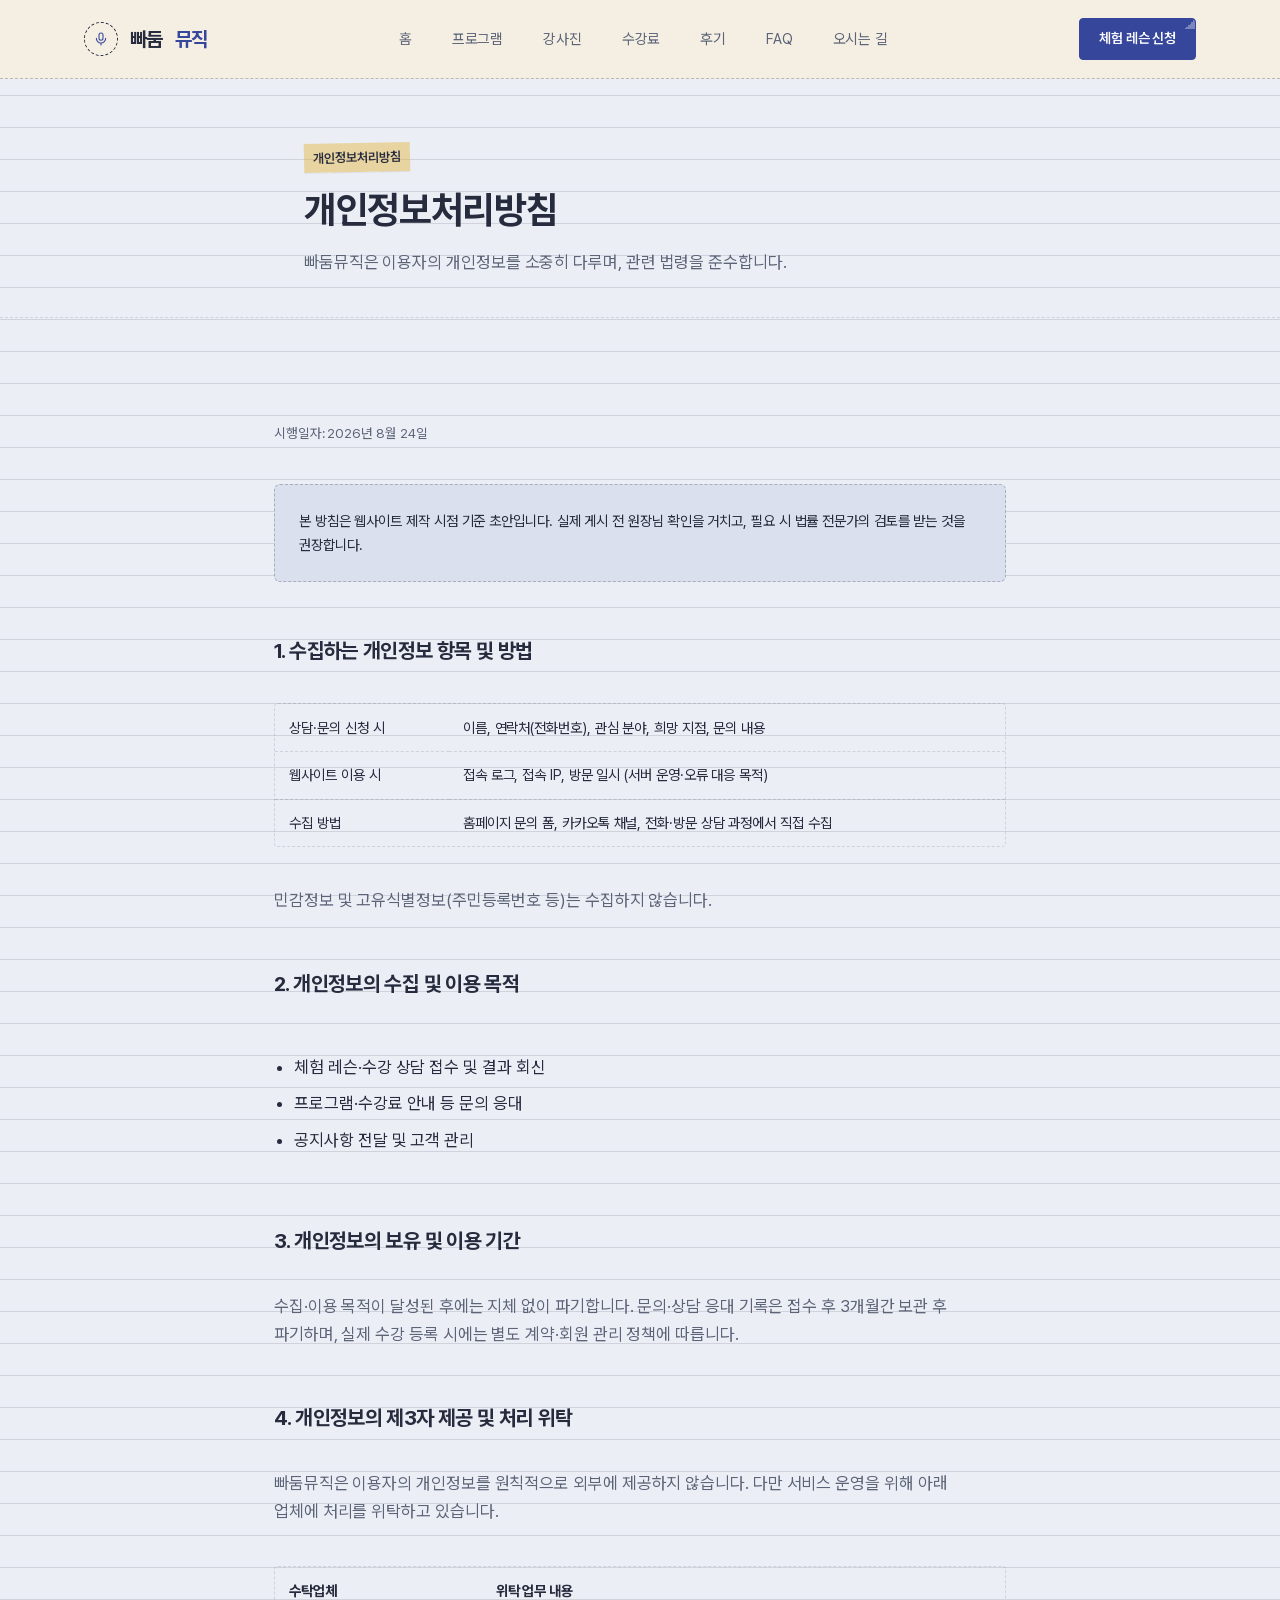
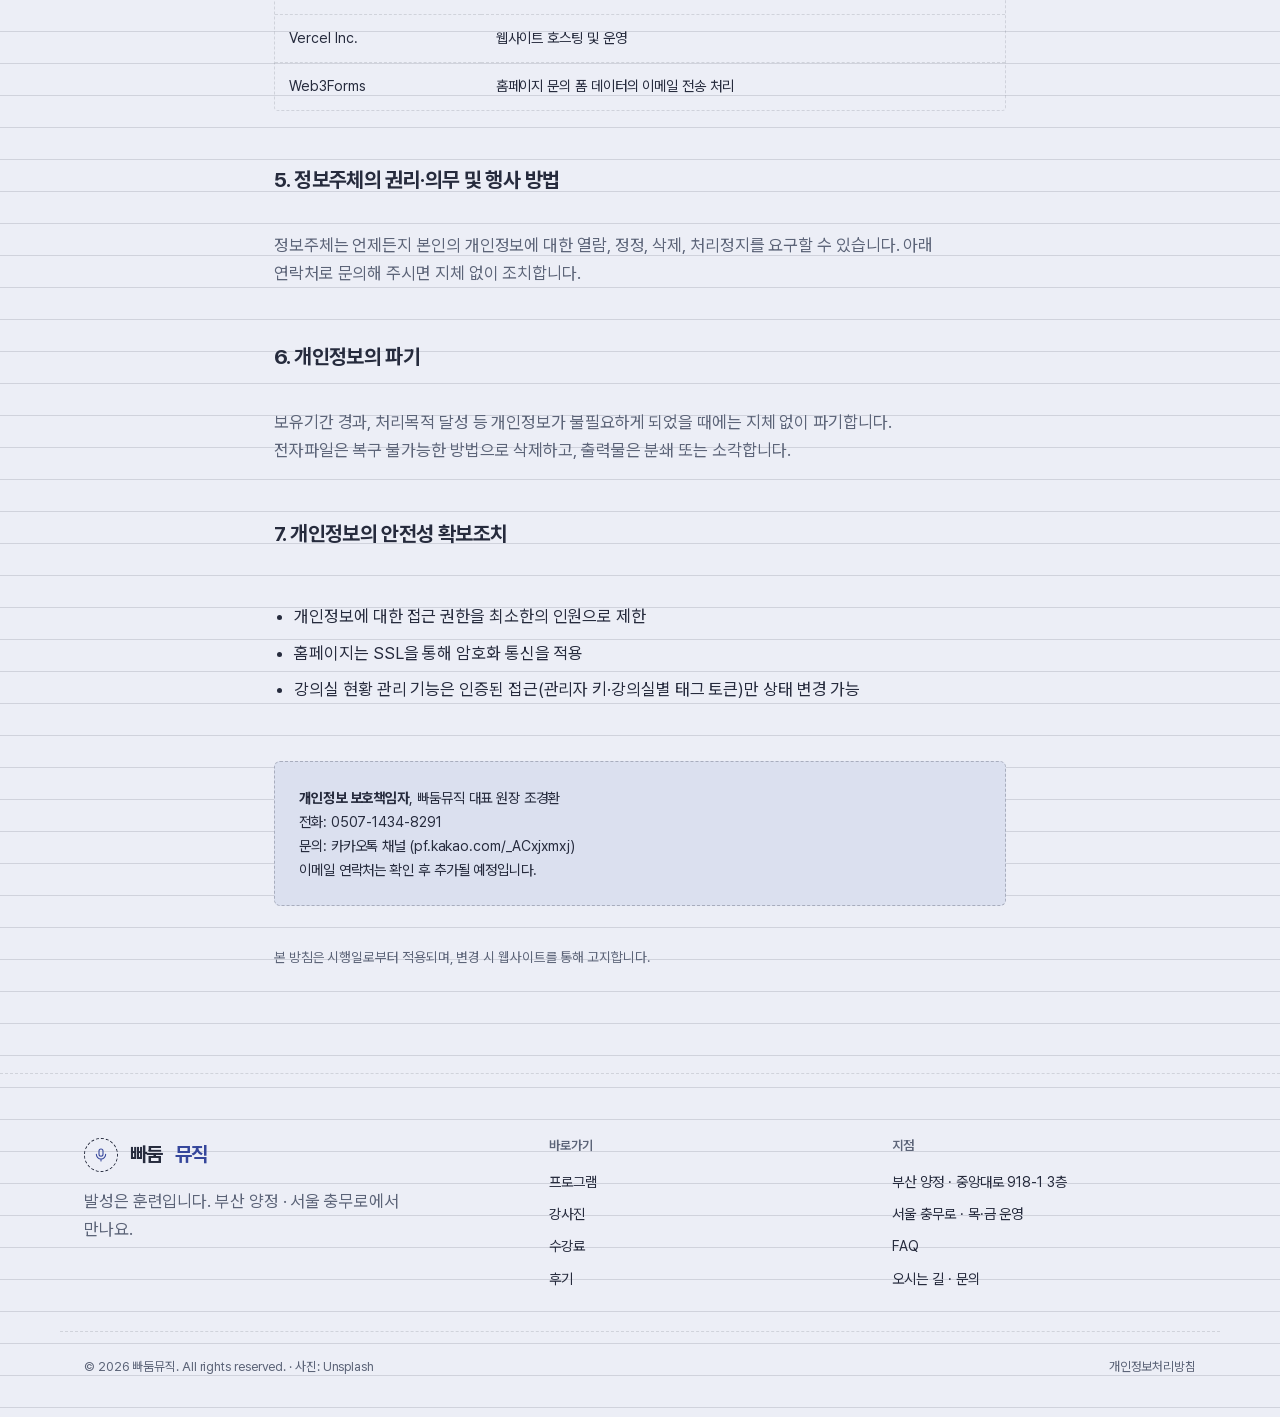
<file: privacy.html>
<!DOCTYPE html>
<html lang="ko">
<head>
<meta charset="UTF-8">
<meta name="viewport" content="width=device-width, initial-scale=1.0">
<meta name="color-scheme" content="light">
<title>개인정보처리방침 | 빠둠뮤직 보컬 트레이닝 센터</title>
<meta name="description" content="빠둠뮤직 개인정보처리방침, 수집 항목, 이용 목적, 보유 기간 및 이용자 권리 안내.">
<link rel="canonical" href="https://bbadoom-music.vercel.app/privacy.html">
<meta property="og:type" content="website">
<meta property="og:site_name" content="빠둠뮤직 보컬 트레이닝 센터">
<meta property="og:title" content="개인정보처리방침 | 빠둠뮤직 보컬 트레이닝 센터">
<meta property="og:description" content="빠둠뮤직 개인정보처리방침, 수집 항목, 이용 목적, 보유 기간 및 이용자 권리 안내.">
<meta property="og:url" content="https://bbadoom-music.vercel.app/privacy.html">
<meta property="og:locale" content="ko_KR">
<meta name="twitter:card" content="summary">
<link rel="icon" href="favicon.svg" type="image/svg+xml">
<meta name="robots" content="noindex">
<link rel="preconnect" href="https://cdn.jsdelivr.net" crossorigin>
<link rel="preload" href="fonts/PretendardSubset.woff2" as="font" type="font/woff2" crossorigin>
<link rel="stylesheet" href="css/pretendard.css">
<link rel="stylesheet" href="css/styles.css">
</head>
<body>

<nav class="site-nav">
  <div class="container">
    <a href="index.html" class="logo"><span class="logo-mark"><svg viewBox="0 0 24 24" fill="none"><rect x="9" y="3" width="6" height="11" rx="3" stroke="currentColor" stroke-width="1.6"/><path d="M5 11a7 7 0 0 0 14 0M12 18v3" stroke="currentColor" stroke-width="1.6" stroke-linecap="round"/></svg></span>빠둠<span>뮤직</span></a>
    <ul class="nav-links" id="navLinks">
      <li><a href="index.html">홈</a></li>
      <li><a href="courses.html">프로그램</a></li>
      <li><a href="instructors.html">강사진</a></li>
      <li><a href="pricing.html">수강료</a></li>
      <li><a href="reviews.html">후기</a></li>
      <li><a href="faq.html">FAQ</a></li>
      <li><a href="contact.html">오시는 길</a></li>
    </ul>
    <a href="contact.html" class="btn nav-cta">체험 레슨 신청</a>
    <button class="nav-toggle" id="navToggle" aria-label="메뉴 열기" aria-expanded="false" aria-controls="navLinks">☰</button>
  </div>
</nav>

<header class="page-header">
  <div class="container">
    <span class="eyebrow">개인정보처리방침</span>
    <h1>개인정보처리방침</h1>
    <p>빠둠뮤직은 이용자의 개인정보를 소중히 다루며, 관련 법령을 준수합니다.</p>
  </div>
</header>

<section>
  <div class="container legal-doc">
    <p class="legal-meta">시행일자: 2026년 8월 24일</p>

    <div class="legal-notice">
      본 방침은 웹사이트 제작 시점 기준 초안입니다. 실제 게시 전 원장님 확인을 거치고, 필요 시 법률 전문가의 검토를 받는 것을 권장합니다.
    </div>

    <h2>1. 수집하는 개인정보 항목 및 방법</h2>
    <div class="legal-table-wrap">
      <table class="legal-table">
        <tbody>
          <tr><td>상담·문의 신청 시</td><td>이름, 연락처(전화번호), 관심 분야, 희망 지점, 문의 내용</td></tr>
          <tr><td>웹사이트 이용 시</td><td>접속 로그, 접속 IP, 방문 일시 (서버 운영·오류 대응 목적)</td></tr>
          <tr><td>수집 방법</td><td>홈페이지 문의 폼, 카카오톡 채널, 전화·방문 상담 과정에서 직접 수집</td></tr>
        </tbody>
      </table>
    </div>
    <p>민감정보 및 고유식별정보(주민등록번호 등)는 수집하지 않습니다.</p>

    <h2>2. 개인정보의 수집 및 이용 목적</h2>
    <ul>
      <li>체험 레슨·수강 상담 접수 및 결과 회신</li>
      <li>프로그램·수강료 안내 등 문의 응대</li>
      <li>공지사항 전달 및 고객 관리</li>
    </ul>

    <h2>3. 개인정보의 보유 및 이용 기간</h2>
    <p>수집·이용 목적이 달성된 후에는 지체 없이 파기합니다. 문의·상담 응대 기록은 접수 후 3개월간 보관 후 파기하며, 실제 수강 등록 시에는 별도 계약·회원 관리 정책에 따릅니다.</p>

    <h2>4. 개인정보의 제3자 제공 및 처리 위탁</h2>
    <p>빠둠뮤직은 이용자의 개인정보를 원칙적으로 외부에 제공하지 않습니다. 다만 서비스 운영을 위해 아래 업체에 처리를 위탁하고 있습니다.</p>
    <div class="legal-table-wrap">
      <table class="legal-table">
        <thead><tr><th>수탁업체</th><th>위탁 업무 내용</th></tr></thead>
        <tbody>
          <tr><td>Vercel Inc.</td><td>웹사이트 호스팅 및 운영</td></tr>
          <tr><td>Web3Forms</td><td>홈페이지 문의 폼 데이터의 이메일 전송 처리</td></tr>
        </tbody>
      </table>
    </div>

    <h2>5. 정보주체의 권리·의무 및 행사 방법</h2>
    <p>정보주체는 언제든지 본인의 개인정보에 대한 열람, 정정, 삭제, 처리정지를 요구할 수 있습니다. 아래 연락처로 문의해 주시면 지체 없이 조치합니다.</p>

    <h2>6. 개인정보의 파기</h2>
    <p>보유기간 경과, 처리목적 달성 등 개인정보가 불필요하게 되었을 때에는 지체 없이 파기합니다. 전자파일은 복구 불가능한 방법으로 삭제하고, 출력물은 분쇄 또는 소각합니다.</p>

    <h2>7. 개인정보의 안전성 확보조치</h2>
    <ul>
      <li>개인정보에 대한 접근 권한을 최소한의 인원으로 제한</li>
      <li>홈페이지는 SSL을 통해 암호화 통신을 적용</li>
      <li>강의실 현황 관리 기능은 인증된 접근(관리자 키·강의실별 태그 토큰)만 상태 변경 가능</li>
    </ul>

    <div class="legal-notice">
      <strong>개인정보 보호책임자</strong>, 빠둠뮤직 대표 원장 조경환<br>
      전화: <a href="tel:0507-1434-8291">0507-1434-8291</a><br>
      문의: <a href="https://pf.kakao.com/_ACxjxmxj" target="_blank" rel="noopener">카카오톡 채널 (pf.kakao.com/_ACxjxmxj)</a><br>
      이메일 연락처는 확인 후 추가될 예정입니다.
    </div>

    <p class="legal-meta">본 방침은 시행일로부터 적용되며, 변경 시 웹사이트를 통해 고지합니다.</p>
  </div>
</section>

<footer class="site-footer">
  <div class="container footer-grid">
    <div>
      <a href="index.html" class="logo"><span class="logo-mark"><svg viewBox="0 0 24 24" fill="none"><rect x="9" y="3" width="6" height="11" rx="3" stroke="currentColor" stroke-width="1.6"/><path d="M5 11a7 7 0 0 0 14 0M12 18v3" stroke="currentColor" stroke-width="1.6" stroke-linecap="round"/></svg></span>빠둠<span>뮤직</span></a>
      <p style="margin-top: 1rem; max-width: 32ch;">발성은 훈련입니다. 부산 양정 · 서울 충무로에서 만나요.</p>
    </div>
    <div>
      <h2 class="footer-title">바로가기</h2>
      <ul class="footer-links">
        <li><a href="courses.html">프로그램</a></li>
        <li><a href="instructors.html">강사진</a></li>
        <li><a href="pricing.html">수강료</a></li>
        <li><a href="reviews.html">후기</a></li>
      </ul>
    </div>
    <div>
      <h2 class="footer-title">지점</h2>
      <ul class="footer-links">
        <li>부산 양정 · 중앙대로 918-1 3층</li>
        <li>서울 충무로 · 목·금 운영</li>
        <li><a href="faq.html">FAQ</a></li>
        <li><a href="contact.html">오시는 길 · 문의</a></li>
      </ul>
    </div>
  </div>
  <div class="container footer-bottom">
    <span>© 2026 빠둠뮤직. All rights reserved. · 사진: Unsplash</span>
    <span><a href="privacy.html">개인정보처리방침</a></span>
  </div>
</footer>

<script defer src="js/main.js"></script>
</body>
</html>
</file>
<file: css/pretendard.css>
/* Pretendard Variable 1.3.9 dynamic subset (SIL OFL 1.1, github.com/orioncactus/pretendard). 원본 jsDelivr CSS를 같은 출처로 옮기고 폰트 파일 경로만 절대 경로로 바꿈 */
@font-face{font-family:'Pretendard Variable';font-style:normal;font-display:swap;font-weight:45 920;src:url(https://cdn.jsdelivr.net/npm/pretendard@1.3.9/dist/web/variable/woff2-dynamic-subset/PretendardVariable.subset.0.woff2) format('woff2-variations');unicode-range:U+f9ca-fa0b,U+ff03-ff05,U+ff07,U+ff0a-ff0b,U+ff0d-ff19,U+ff1b,U+ff1d,U+ff20-ff5b,U+ff5d,U+ffe0-ffe3,U+ffe5-ffe6}@font-face{font-family:'Pretendard Variable';font-style:normal;font-display:swap;font-weight:45 920;src:url(https://cdn.jsdelivr.net/npm/pretendard@1.3.9/dist/web/variable/woff2-dynamic-subset/PretendardVariable.subset.1.woff2) format('woff2-variations');unicode-range:U+d723-d728,U+d72a-d733,U+d735-d748,U+d74a-d74f,U+d752-d753,U+d755-d757,U+d75a-d75f,U+d762-d764,U+d766-d768,U+d76a-d76b,U+d76d-d76f,U+d771-d787,U+d789-d78b,U+d78d-d78f,U+d791-d797,U+d79a,U+d79c,U+d79e-d7a3,U+f900-f909,U+f90b-f92e}@font-face{font-family:'Pretendard Variable';font-style:normal;font-display:swap;font-weight:45 920;src:url(https://cdn.jsdelivr.net/npm/pretendard@1.3.9/dist/web/variable/woff2-dynamic-subset/PretendardVariable.subset.2.woff2) format('woff2-variations');unicode-range:U+d679-d68b,U+d68e-d69e,U+d6a0,U+d6a2-d6a7,U+d6a9-d6c3,U+d6c6-d6c7,U+d6c9-d6cb,U+d6cd-d6d3,U+d6d5-d6d6,U+d6d8-d6e3,U+d6e5-d6e7,U+d6e9-d6fb,U+d6fd-d717,U+d719-d71f,U+d721-d722}@font-face{font-family:'Pretendard Variable';font-style:normal;font-display:swap;font-weight:45 920;src:url(https://cdn.jsdelivr.net/npm/pretendard@1.3.9/dist/web/variable/woff2-dynamic-subset/PretendardVariable.subset.3.woff2) format('woff2-variations');unicode-range:U+d5bc-d5c7,U+d5ca-d5cb,U+d5cd-d5cf,U+d5d1-d5d7,U+d5d9-d5da,U+d5dc,U+d5de-d5e3,U+d5e6-d5e7,U+d5e9-d5eb,U+d5ed-d5f6,U+d5f8,U+d5fa-d5ff,U+d602-d603,U+d605-d607,U+d609-d60f,U+d612-d613,U+d616-d61b,U+d61d-d637,U+d63a-d63b,U+d63d-d63f,U+d641-d647,U+d64a-d64c,U+d64e-d653,U+d656-d657,U+d659-d65b,U+d65d-d666,U+d668,U+d66a-d678}@font-face{font-family:'Pretendard Variable';font-style:normal;font-display:swap;font-weight:45 920;src:url(https://cdn.jsdelivr.net/npm/pretendard@1.3.9/dist/web/variable/woff2-dynamic-subset/PretendardVariable.subset.4.woff2) format('woff2-variations');unicode-range:U+d507,U+d509-d50b,U+d50d-d513,U+d515-d53b,U+d53e-d53f,U+d541-d543,U+d545-d54c,U+d54e,U+d550,U+d552-d557,U+d55a-d55b,U+d55d-d55f,U+d561-d564,U+d566-d567,U+d56a,U+d56c,U+d56e-d573,U+d576-d577,U+d579-d583,U+d585-d586,U+d58a-d5a4,U+d5a6-d5bb}@font-face{font-family:'Pretendard Variable';font-style:normal;font-display:swap;font-weight:45 920;src:url(https://cdn.jsdelivr.net/npm/pretendard@1.3.9/dist/web/variable/woff2-dynamic-subset/PretendardVariable.subset.5.woff2) format('woff2-variations');unicode-range:U+d464-d477,U+d47a-d47b,U+d47d-d47f,U+d481-d487,U+d489-d48a,U+d48c,U+d48e-d4e7,U+d4e9-d503,U+d505-d506}@font-face{font-family:'Pretendard Variable';font-style:normal;font-display:swap;font-weight:45 920;src:url(https://cdn.jsdelivr.net/npm/pretendard@1.3.9/dist/web/variable/woff2-dynamic-subset/PretendardVariable.subset.6.woff2) format('woff2-variations');unicode-range:U+d3bf-d3c7,U+d3ca-d3cf,U+d3d1-d3eb,U+d3ee-d3ef,U+d3f1-d3f3,U+d3f5-d3fb,U+d3fd-d400,U+d402-d45b,U+d45d-d463}@font-face{font-family:'Pretendard Variable';font-style:normal;font-display:swap;font-weight:45 920;src:url(https://cdn.jsdelivr.net/npm/pretendard@1.3.9/dist/web/variable/woff2-dynamic-subset/PretendardVariable.subset.7.woff2) format('woff2-variations');unicode-range:U+d2ff,U+d302-d304,U+d306-d30b,U+d30f,U+d311-d313,U+d315-d31b,U+d31e,U+d322-d324,U+d326-d327,U+d32a-d32b,U+d32d-d32f,U+d331-d337,U+d339-d33c,U+d33e-d37b,U+d37e-d37f,U+d381-d383,U+d385-d38b,U+d38e-d390,U+d392-d397,U+d39a-d39b,U+d39d-d39f,U+d3a1-d3a7,U+d3a9-d3aa,U+d3ac,U+d3ae-d3b3,U+d3b5-d3b7,U+d3b9-d3bb,U+d3bd-d3be}@font-face{font-family:'Pretendard Variable';font-style:normal;font-display:swap;font-weight:45 920;src:url(https://cdn.jsdelivr.net/npm/pretendard@1.3.9/dist/web/variable/woff2-dynamic-subset/PretendardVariable.subset.8.woff2) format('woff2-variations');unicode-range:U+d257-d27f,U+d281-d29b,U+d29d-d29f,U+d2a1-d2ab,U+d2ad-d2b7,U+d2ba-d2bb,U+d2bd-d2bf,U+d2c1-d2c7,U+d2c9-d2ef,U+d2f2-d2f3,U+d2f5-d2f7,U+d2f9-d2fe}@font-face{font-family:'Pretendard Variable';font-style:normal;font-display:swap;font-weight:45 920;src:url(https://cdn.jsdelivr.net/npm/pretendard@1.3.9/dist/web/variable/woff2-dynamic-subset/PretendardVariable.subset.9.woff2) format('woff2-variations');unicode-range:U+d1b4,U+d1b6-d1f3,U+d1f5-d22b,U+d22e-d22f,U+d231-d233,U+d235-d23b,U+d23d-d240,U+d242-d256}@font-face{font-family:'Pretendard Variable';font-style:normal;font-display:swap;font-weight:45 920;src:url(https://cdn.jsdelivr.net/npm/pretendard@1.3.9/dist/web/variable/woff2-dynamic-subset/PretendardVariable.subset.10.woff2) format('woff2-variations');unicode-range:U+d105-d12f,U+d132-d133,U+d135-d137,U+d139-d13f,U+d141-d142,U+d144,U+d146-d14b,U+d14e-d14f,U+d151-d153,U+d155-d15b,U+d15e-d187,U+d189-d19f,U+d1a2-d1a3,U+d1a5-d1a7,U+d1a9-d1af,U+d1b2-d1b3}@font-face{font-family:'Pretendard Variable';font-style:normal;font-display:swap;font-weight:45 920;src:url(https://cdn.jsdelivr.net/npm/pretendard@1.3.9/dist/web/variable/woff2-dynamic-subset/PretendardVariable.subset.11.woff2) format('woff2-variations');unicode-range:U+d04b-d04f,U+d051-d057,U+d059-d06b,U+d06d-d06f,U+d071-d073,U+d075-d07b,U+d07e-d0a3,U+d0a6-d0a7,U+d0a9-d0ab,U+d0ad-d0b3,U+d0b6,U+d0b8,U+d0ba-d0bf,U+d0c2-d0c3,U+d0c5-d0c7,U+d0c9-d0cf,U+d0d2,U+d0d6-d0db,U+d0de-d0df,U+d0e1-d0e3,U+d0e5-d0eb,U+d0ee-d0f0,U+d0f2-d104}@font-face{font-family:'Pretendard Variable';font-style:normal;font-display:swap;font-weight:45 920;src:url(https://cdn.jsdelivr.net/npm/pretendard@1.3.9/dist/web/variable/woff2-dynamic-subset/PretendardVariable.subset.12.woff2) format('woff2-variations');unicode-range:U+cfa2-cfc3,U+cfc5-cfdf,U+cfe2-cfe3,U+cfe5-cfe7,U+cfe9-cff4,U+cff6-cffb,U+cffd-cfff,U+d001-d003,U+d005-d017,U+d019-d033,U+d036-d037,U+d039-d03b,U+d03d-d04a}@font-face{font-family:'Pretendard Variable';font-style:normal;font-display:swap;font-weight:45 920;src:url(https://cdn.jsdelivr.net/npm/pretendard@1.3.9/dist/web/variable/woff2-dynamic-subset/PretendardVariable.subset.13.woff2) format('woff2-variations');unicode-range:U+cef0-cef3,U+cef6,U+cef9-ceff,U+cf01-cf03,U+cf05-cf07,U+cf09-cf0f,U+cf11-cf12,U+cf14-cf1b,U+cf1d-cf1f,U+cf21-cf2f,U+cf31-cf53,U+cf56-cf57,U+cf59-cf5b,U+cf5d-cf63,U+cf66,U+cf68,U+cf6a-cf6f,U+cf71-cf84,U+cf86-cf8b,U+cf8d-cfa1}@font-face{font-family:'Pretendard Variable';font-style:normal;font-display:swap;font-weight:45 920;src:url(https://cdn.jsdelivr.net/npm/pretendard@1.3.9/dist/web/variable/woff2-dynamic-subset/PretendardVariable.subset.14.woff2) format('woff2-variations');unicode-range:U+ce3c-ce57,U+ce5a-ce5b,U+ce5d-ce5f,U+ce61-ce67,U+ce6a,U+ce6c,U+ce6e-ce73,U+ce76-ce77,U+ce79-ce7b,U+ce7d-ce83,U+ce85-ce88,U+ce8a-ce8f,U+ce91-ce93,U+ce95-ce97,U+ce99-ce9f,U+cea2,U+cea4-ceab,U+cead-cee3,U+cee6-cee7,U+cee9-ceeb,U+ceed-ceef}@font-face{font-family:'Pretendard Variable';font-style:normal;font-display:swap;font-weight:45 920;src:url(https://cdn.jsdelivr.net/npm/pretendard@1.3.9/dist/web/variable/woff2-dynamic-subset/PretendardVariable.subset.15.woff2) format('woff2-variations');unicode-range:U+cd92-cd93,U+cd96-cd97,U+cd99-cd9b,U+cd9d-cda3,U+cda6-cda8,U+cdaa-cdaf,U+cdb1-cdc3,U+cdc5-cdcb,U+cdcd-cde7,U+cde9-ce03,U+ce05-ce1f,U+ce22-ce34,U+ce36-ce3b}@font-face{font-family:'Pretendard Variable';font-style:normal;font-display:swap;font-weight:45 920;src:url(https://cdn.jsdelivr.net/npm/pretendard@1.3.9/dist/web/variable/woff2-dynamic-subset/PretendardVariable.subset.16.woff2) format('woff2-variations');unicode-range:U+ccef-cd07,U+cd0a-cd0b,U+cd0d-cd1a,U+cd1c,U+cd1e-cd2b,U+cd2d-cd5b,U+cd5d-cd77,U+cd79-cd91}@font-face{font-family:'Pretendard Variable';font-style:normal;font-display:swap;font-weight:45 920;src:url(https://cdn.jsdelivr.net/npm/pretendard@1.3.9/dist/web/variable/woff2-dynamic-subset/PretendardVariable.subset.17.woff2) format('woff2-variations');unicode-range:U+cc3f-cc43,U+cc46-cc47,U+cc49-cc4b,U+cc4d-cc53,U+cc55-cc58,U+cc5a-cc5f,U+cc61-cc97,U+cc9a-cc9b,U+cc9d-cc9f,U+cca1-cca7,U+ccaa,U+ccac,U+ccae-ccb3,U+ccb6-ccb7,U+ccb9-ccbb,U+ccbd-cccf,U+ccd1-cce3,U+cce5-ccee}@font-face{font-family:'Pretendard Variable';font-style:normal;font-display:swap;font-weight:45 920;src:url(https://cdn.jsdelivr.net/npm/pretendard@1.3.9/dist/web/variable/woff2-dynamic-subset/PretendardVariable.subset.18.woff2) format('woff2-variations');unicode-range:U+cb91-cbd3,U+cbd5-cbe3,U+cbe5-cc0b,U+cc0e-cc0f,U+cc11-cc13,U+cc15-cc1b,U+cc1d-cc20,U+cc23-cc27,U+cc2a-cc2b,U+cc2d,U+cc2f,U+cc31-cc37,U+cc3a,U+cc3c}@font-face{font-family:'Pretendard Variable';font-style:normal;font-display:swap;font-weight:45 920;src:url(https://cdn.jsdelivr.net/npm/pretendard@1.3.9/dist/web/variable/woff2-dynamic-subset/PretendardVariable.subset.19.woff2) format('woff2-variations');unicode-range:U+caf4-cb47,U+cb4a-cb90}@font-face{font-family:'Pretendard Variable';font-style:normal;font-display:swap;font-weight:45 920;src:url(https://cdn.jsdelivr.net/npm/pretendard@1.3.9/dist/web/variable/woff2-dynamic-subset/PretendardVariable.subset.20.woff2) format('woff2-variations');unicode-range:U+ca4a-ca4b,U+ca4e-ca4f,U+ca51-ca53,U+ca55-ca5b,U+ca5d-ca60,U+ca62-ca83,U+ca85-cabb,U+cabe-cabf,U+cac1-cac3,U+cac5-cacb,U+cacd-cad0,U+cad2,U+cad4-cad8,U+cada-caf3}@font-face{font-family:'Pretendard Variable';font-style:normal;font-display:swap;font-weight:45 920;src:url(https://cdn.jsdelivr.net/npm/pretendard@1.3.9/dist/web/variable/woff2-dynamic-subset/PretendardVariable.subset.21.woff2) format('woff2-variations');unicode-range:U+c996-c997,U+c99a-c99c,U+c99e-c9bf,U+c9c2-c9c3,U+c9c5-c9c7,U+c9c9-c9cf,U+c9d2,U+c9d4,U+c9d7-c9d8,U+c9db,U+c9de-c9df,U+c9e1-c9e3,U+c9e5-c9e6,U+c9e8-c9eb,U+c9ee-c9f0,U+c9f2-c9f7,U+c9f9-ca0b,U+ca0d-ca28,U+ca2a-ca49}@font-face{font-family:'Pretendard Variable';font-style:normal;font-display:swap;font-weight:45 920;src:url(https://cdn.jsdelivr.net/npm/pretendard@1.3.9/dist/web/variable/woff2-dynamic-subset/PretendardVariable.subset.22.woff2) format('woff2-variations');unicode-range:U+c8e9-c8f4,U+c8f6-c8fb,U+c8fe-c8ff,U+c901-c903,U+c905-c90b,U+c90e-c910,U+c912-c917,U+c919-c92b,U+c92d-c94f,U+c951-c953,U+c955-c96b,U+c96d-c973,U+c975-c987,U+c98a-c98b,U+c98d-c98f,U+c991-c995}@font-face{font-family:'Pretendard Variable';font-style:normal;font-display:swap;font-weight:45 920;src:url(https://cdn.jsdelivr.net/npm/pretendard@1.3.9/dist/web/variable/woff2-dynamic-subset/PretendardVariable.subset.23.woff2) format('woff2-variations');unicode-range:U+c841-c84b,U+c84d-c86f,U+c872-c873,U+c875-c877,U+c879-c87f,U+c882-c884,U+c887-c88a,U+c88d-c8c3,U+c8c5-c8df,U+c8e1-c8e8}@font-face{font-family:'Pretendard Variable';font-style:normal;font-display:swap;font-weight:45 920;src:url(https://cdn.jsdelivr.net/npm/pretendard@1.3.9/dist/web/variable/woff2-dynamic-subset/PretendardVariable.subset.24.woff2) format('woff2-variations');unicode-range:U+c779-c77b,U+c77e-c782,U+c786,U+c78b,U+c78d,U+c78f,U+c792-c793,U+c795,U+c797,U+c799-c79f,U+c7a2,U+c7a7-c7ab,U+c7ae-c7bb,U+c7bd-c7c0,U+c7c2-c7c7,U+c7c9-c7dc,U+c7de-c7ff,U+c802-c803,U+c805-c807,U+c809,U+c80b-c80f,U+c812,U+c814,U+c817-c81b,U+c81e-c81f,U+c821-c823,U+c825-c82e,U+c830-c837,U+c839-c83b,U+c83d-c840}@font-face{font-family:'Pretendard Variable';font-style:normal;font-display:swap;font-weight:45 920;src:url(https://cdn.jsdelivr.net/npm/pretendard@1.3.9/dist/web/variable/woff2-dynamic-subset/PretendardVariable.subset.25.woff2) format('woff2-variations');unicode-range:U+c6bb-c6bf,U+c6c2,U+c6c4,U+c6c6-c6cb,U+c6ce-c6cf,U+c6d1-c6d3,U+c6d5-c6db,U+c6dd-c6df,U+c6e1-c6e7,U+c6e9-c6eb,U+c6ed-c6ef,U+c6f1-c6f8,U+c6fa-c703,U+c705-c707,U+c709-c70b,U+c70d-c716,U+c718,U+c71a-c71f,U+c722-c723,U+c725-c727,U+c729-c734,U+c736-c73b,U+c73e-c73f,U+c741-c743,U+c745-c74b,U+c74e-c750,U+c752-c757,U+c759-c773,U+c776-c777}@font-face{font-family:'Pretendard Variable';font-style:normal;font-display:swap;font-weight:45 920;src:url(https://cdn.jsdelivr.net/npm/pretendard@1.3.9/dist/web/variable/woff2-dynamic-subset/PretendardVariable.subset.26.woff2) format('woff2-variations');unicode-range:U+c5f5-c5fb,U+c5fe,U+c602-c605,U+c607,U+c609-c60f,U+c611-c61a,U+c61c-c623,U+c626-c627,U+c629-c62b,U+c62d,U+c62f-c632,U+c636,U+c638,U+c63a-c63f,U+c642-c643,U+c645-c647,U+c649-c652,U+c656-c65b,U+c65d-c65f,U+c661-c663,U+c665-c677,U+c679-c67b,U+c67d-c693,U+c696-c697,U+c699-c69b,U+c69d-c6a3,U+c6a6,U+c6a8,U+c6aa-c6af,U+c6b2-c6b3,U+c6b5-c6b7,U+c6b9-c6ba}@font-face{font-family:'Pretendard Variable';font-style:normal;font-display:swap;font-weight:45 920;src:url(https://cdn.jsdelivr.net/npm/pretendard@1.3.9/dist/web/variable/woff2-dynamic-subset/PretendardVariable.subset.27.woff2) format('woff2-variations');unicode-range:U+c517-c527,U+c52a-c52b,U+c52d-c52f,U+c531-c538,U+c53a,U+c53c,U+c53e-c543,U+c546-c547,U+c54b,U+c54d-c552,U+c556,U+c55a-c55b,U+c55d,U+c55f,U+c562-c563,U+c565-c567,U+c569-c56f,U+c572,U+c574,U+c576-c57b,U+c57e-c57f,U+c581-c583,U+c585-c586,U+c588-c58b,U+c58e,U+c590,U+c592-c596,U+c599-c5b3,U+c5b6-c5b7,U+c5ba,U+c5be-c5c3,U+c5ca-c5cb,U+c5cd,U+c5cf,U+c5d2-c5d3,U+c5d5-c5d7,U+c5d9-c5df,U+c5e1-c5e2,U+c5e4,U+c5e6-c5eb,U+c5ef,U+c5f1-c5f3}@font-face{font-family:'Pretendard Variable';font-style:normal;font-display:swap;font-weight:45 920;src:url(https://cdn.jsdelivr.net/npm/pretendard@1.3.9/dist/web/variable/woff2-dynamic-subset/PretendardVariable.subset.28.woff2) format('woff2-variations');unicode-range:U+c475-c4ef,U+c4f2-c4f3,U+c4f5-c4f7,U+c4f9-c4ff,U+c502-c50b,U+c50d-c516}@font-face{font-family:'Pretendard Variable';font-style:normal;font-display:swap;font-weight:45 920;src:url(https://cdn.jsdelivr.net/npm/pretendard@1.3.9/dist/web/variable/woff2-dynamic-subset/PretendardVariable.subset.29.woff2) format('woff2-variations');unicode-range:U+c3d0-c3d7,U+c3da-c3db,U+c3dd-c3de,U+c3e1-c3ec,U+c3ee-c3f3,U+c3f5-c42b,U+c42d-c463,U+c466-c474}@font-face{font-family:'Pretendard Variable';font-style:normal;font-display:swap;font-weight:45 920;src:url(https://cdn.jsdelivr.net/npm/pretendard@1.3.9/dist/web/variable/woff2-dynamic-subset/PretendardVariable.subset.30.woff2) format('woff2-variations');unicode-range:U+c32b-c367,U+c36a-c36b,U+c36d-c36f,U+c371-c377,U+c37a-c37b,U+c37e-c383,U+c385-c387,U+c389-c3cf}@font-face{font-family:'Pretendard Variable';font-style:normal;font-display:swap;font-weight:45 920;src:url(https://cdn.jsdelivr.net/npm/pretendard@1.3.9/dist/web/variable/woff2-dynamic-subset/PretendardVariable.subset.31.woff2) format('woff2-variations');unicode-range:U+c26a-c26b,U+c26d-c26f,U+c271-c273,U+c275-c27b,U+c27e-c287,U+c289-c28f,U+c291-c297,U+c299-c29a,U+c29c-c2a3,U+c2a5-c2a7,U+c2a9-c2ab,U+c2ad-c2b3,U+c2b6,U+c2b8,U+c2ba-c2bb,U+c2bd-c2db,U+c2de-c2df,U+c2e1-c2e2,U+c2e5-c2ea,U+c2ee,U+c2f0,U+c2f2-c2f5,U+c2f7,U+c2fa-c2fb,U+c2fd-c2ff,U+c301-c307,U+c309-c30c,U+c30e-c312,U+c315-c323,U+c325-c328,U+c32a}@font-face{font-family:'Pretendard Variable';font-style:normal;font-display:swap;font-weight:45 920;src:url(https://cdn.jsdelivr.net/npm/pretendard@1.3.9/dist/web/variable/woff2-dynamic-subset/PretendardVariable.subset.32.woff2) format('woff2-variations');unicode-range:U+c1bc-c1c3,U+c1c5-c1df,U+c1e1-c1fb,U+c1fd-c203,U+c205-c20c,U+c20e,U+c210-c217,U+c21a-c21b,U+c21d-c21e,U+c221-c227,U+c229-c22a,U+c22c,U+c22e,U+c230,U+c233-c24f,U+c251-c257,U+c259-c269}@font-face{font-family:'Pretendard Variable';font-style:normal;font-display:swap;font-weight:45 920;src:url(https://cdn.jsdelivr.net/npm/pretendard@1.3.9/dist/web/variable/woff2-dynamic-subset/PretendardVariable.subset.33.woff2) format('woff2-variations');unicode-range:U+c101-c11b,U+c11f,U+c121-c123,U+c125-c12b,U+c12e,U+c132-c137,U+c13a-c13b,U+c13d-c13f,U+c141-c147,U+c14a,U+c14c-c153,U+c155-c157,U+c159-c15b,U+c15d-c166,U+c169-c16f,U+c171-c177,U+c179-c18b,U+c18e-c18f,U+c191-c193,U+c195-c19b,U+c19d-c19e,U+c1a0,U+c1a2-c1a4,U+c1a6-c1bb}@font-face{font-family:'Pretendard Variable';font-style:normal;font-display:swap;font-weight:45 920;src:url(https://cdn.jsdelivr.net/npm/pretendard@1.3.9/dist/web/variable/woff2-dynamic-subset/PretendardVariable.subset.34.woff2) format('woff2-variations');unicode-range:U+c049-c057,U+c059-c05b,U+c05d-c05f,U+c061-c067,U+c069-c08f,U+c091-c0ab,U+c0ae-c0af,U+c0b1-c0b3,U+c0b5,U+c0b7-c0bb,U+c0be,U+c0c2-c0c7,U+c0ca-c0cb,U+c0cd-c0cf,U+c0d1-c0d7,U+c0d9-c0da,U+c0dc,U+c0de-c0e3,U+c0e5-c0eb,U+c0ed-c0f3,U+c0f6,U+c0f8,U+c0fa-c0ff}@font-face{font-family:'Pretendard Variable';font-style:normal;font-display:swap;font-weight:45 920;src:url(https://cdn.jsdelivr.net/npm/pretendard@1.3.9/dist/web/variable/woff2-dynamic-subset/PretendardVariable.subset.35.woff2) format('woff2-variations');unicode-range:U+bfa7-bfaf,U+bfb1-bfc4,U+bfc6-bfcb,U+bfce-bfcf,U+bfd1-bfd3,U+bfd5-bfdb,U+bfdd-c048}@font-face{font-family:'Pretendard Variable';font-style:normal;font-display:swap;font-weight:45 920;src:url(https://cdn.jsdelivr.net/npm/pretendard@1.3.9/dist/web/variable/woff2-dynamic-subset/PretendardVariable.subset.36.woff2) format('woff2-variations');unicode-range:U+bf07,U+bf09-bf3f,U+bf41-bf4f,U+bf52-bf54,U+bf56-bfa6}@font-face{font-family:'Pretendard Variable';font-style:normal;font-display:swap;font-weight:45 920;src:url(https://cdn.jsdelivr.net/npm/pretendard@1.3.9/dist/web/variable/woff2-dynamic-subset/PretendardVariable.subset.37.woff2) format('woff2-variations');unicode-range:U+be56,U+be58,U+be5c-be5f,U+be62-be63,U+be65-be67,U+be69-be74,U+be76-be7b,U+be7e-be7f,U+be81-be8e,U+be90,U+be92-bea7,U+bea9-becf,U+bed2-bed3,U+bed5-bed6,U+bed9-bee3,U+bee6-bf06}@font-face{font-family:'Pretendard Variable';font-style:normal;font-display:swap;font-weight:45 920;src:url(https://cdn.jsdelivr.net/npm/pretendard@1.3.9/dist/web/variable/woff2-dynamic-subset/PretendardVariable.subset.38.woff2) format('woff2-variations');unicode-range:U+bdb0-bdd3,U+bdd5-bdef,U+bdf1-be0b,U+be0d-be0f,U+be11-be13,U+be15-be43,U+be46-be47,U+be49-be4b,U+be4d-be53}@font-face{font-family:'Pretendard Variable';font-style:normal;font-display:swap;font-weight:45 920;src:url(https://cdn.jsdelivr.net/npm/pretendard@1.3.9/dist/web/variable/woff2-dynamic-subset/PretendardVariable.subset.39.woff2) format('woff2-variations');unicode-range:U+bd03,U+bd06,U+bd08,U+bd0a-bd0f,U+bd11-bd22,U+bd25-bd47,U+bd49-bd58,U+bd5a-bd7f,U+bd82-bd83,U+bd85-bd87,U+bd8a-bd8f,U+bd91-bd92,U+bd94,U+bd96-bd98,U+bd9a-bdaf}@font-face{font-family:'Pretendard Variable';font-style:normal;font-display:swap;font-weight:45 920;src:url(https://cdn.jsdelivr.net/npm/pretendard@1.3.9/dist/web/variable/woff2-dynamic-subset/PretendardVariable.subset.40.woff2) format('woff2-variations');unicode-range:U+bc4e-bc83,U+bc86-bc87,U+bc89-bc8b,U+bc8d-bc93,U+bc96,U+bc98,U+bc9b-bc9f,U+bca2-bca3,U+bca5-bca7,U+bca9-bcb2,U+bcb4-bcbb,U+bcbe-bcbf,U+bcc1-bcc3,U+bcc5-bccc,U+bcce-bcd0,U+bcd2-bcd4,U+bcd6-bcf3,U+bcf7,U+bcf9-bcfb,U+bcfd-bd02}@font-face{font-family:'Pretendard Variable';font-style:normal;font-display:swap;font-weight:45 920;src:url(https://cdn.jsdelivr.net/npm/pretendard@1.3.9/dist/web/variable/woff2-dynamic-subset/PretendardVariable.subset.41.woff2) format('woff2-variations');unicode-range:U+bb90-bba3,U+bba5-bbab,U+bbad-bbbf,U+bbc1-bbf7,U+bbfa-bbfb,U+bbfd-bbfe,U+bc01-bc07,U+bc09-bc0a,U+bc0e,U+bc10,U+bc12-bc13,U+bc17,U+bc19-bc1a,U+bc1e,U+bc20-bc23,U+bc26,U+bc28,U+bc2a-bc2c,U+bc2e-bc2f,U+bc32-bc33,U+bc35-bc37,U+bc39-bc3f,U+bc41-bc42,U+bc44,U+bc46-bc48,U+bc4a-bc4d}@font-face{font-family:'Pretendard Variable';font-style:normal;font-display:swap;font-weight:45 920;src:url(https://cdn.jsdelivr.net/npm/pretendard@1.3.9/dist/web/variable/woff2-dynamic-subset/PretendardVariable.subset.42.woff2) format('woff2-variations');unicode-range:U+bae6-bafb,U+bafd-bb17,U+bb19-bb33,U+bb37,U+bb39-bb3a,U+bb3d-bb43,U+bb45-bb46,U+bb48,U+bb4a-bb4f,U+bb51-bb53,U+bb55-bb57,U+bb59-bb62,U+bb64-bb8f}@font-face{font-family:'Pretendard Variable';font-style:normal;font-display:swap;font-weight:45 920;src:url(https://cdn.jsdelivr.net/npm/pretendard@1.3.9/dist/web/variable/woff2-dynamic-subset/PretendardVariable.subset.43.woff2) format('woff2-variations');unicode-range:U+ba30-ba37,U+ba3a-ba3b,U+ba3d-ba3f,U+ba41-ba47,U+ba49-ba4a,U+ba4c,U+ba4e-ba53,U+ba56-ba57,U+ba59-ba5b,U+ba5d-ba63,U+ba65-ba66,U+ba68-ba6f,U+ba71-ba73,U+ba75-ba77,U+ba79-ba84,U+ba86,U+ba88-baa7,U+baaa,U+baad-baaf,U+bab1-bab7,U+baba,U+babc,U+babe-bae5}@font-face{font-family:'Pretendard Variable';font-style:normal;font-display:swap;font-weight:45 920;src:url(https://cdn.jsdelivr.net/npm/pretendard@1.3.9/dist/web/variable/woff2-dynamic-subset/PretendardVariable.subset.44.woff2) format('woff2-variations');unicode-range:U+b96e-b973,U+b976-b977,U+b979-b97b,U+b97d-b983,U+b986,U+b988,U+b98a-b98d,U+b98f-b9ab,U+b9ae-b9af,U+b9b1-b9b3,U+b9b5-b9bb,U+b9be,U+b9c0,U+b9c2-b9c7,U+b9ca-b9cb,U+b9cd,U+b9d2-b9d7,U+b9da,U+b9dc,U+b9df-b9e0,U+b9e2,U+b9e6-b9e7,U+b9e9-b9f3,U+b9f6,U+b9f8,U+b9fb-ba2f}@font-face{font-family:'Pretendard Variable';font-style:normal;font-display:swap;font-weight:45 920;src:url(https://cdn.jsdelivr.net/npm/pretendard@1.3.9/dist/web/variable/woff2-dynamic-subset/PretendardVariable.subset.45.woff2) format('woff2-variations');unicode-range:U+b8bf-b8cb,U+b8cd-b8e0,U+b8e2-b8e7,U+b8ea-b8eb,U+b8ed-b8ef,U+b8f1-b8f7,U+b8fa,U+b8fc,U+b8fe-b903,U+b905-b917,U+b919-b91f,U+b921-b93b,U+b93d-b957,U+b95a-b95b,U+b95d-b95f,U+b961-b967,U+b969-b96c}@font-face{font-family:'Pretendard Variable';font-style:normal;font-display:swap;font-weight:45 920;src:url(https://cdn.jsdelivr.net/npm/pretendard@1.3.9/dist/web/variable/woff2-dynamic-subset/PretendardVariable.subset.46.woff2) format('woff2-variations');unicode-range:U+b80d-b80f,U+b811-b817,U+b81a,U+b81c-b823,U+b826-b827,U+b829-b82b,U+b82d-b833,U+b836,U+b83a-b83f,U+b841-b85b,U+b85e-b85f,U+b861-b863,U+b865-b86b,U+b86e,U+b870,U+b872-b8af,U+b8b1-b8be}@font-face{font-family:'Pretendard Variable';font-style:normal;font-display:swap;font-weight:45 920;src:url(https://cdn.jsdelivr.net/npm/pretendard@1.3.9/dist/web/variable/woff2-dynamic-subset/PretendardVariable.subset.47.woff2) format('woff2-variations');unicode-range:U+b74d-b75f,U+b761-b763,U+b765-b774,U+b776-b77b,U+b77e-b77f,U+b781-b783,U+b785-b78b,U+b78e,U+b792-b796,U+b79a-b79b,U+b79d-b7a7,U+b7aa,U+b7ae-b7b3,U+b7b6-b7c8,U+b7ca-b7eb,U+b7ee-b7ef,U+b7f1-b7f3,U+b7f5-b7fb,U+b7fe,U+b802-b806,U+b80a-b80b}@font-face{font-family:'Pretendard Variable';font-style:normal;font-display:swap;font-weight:45 920;src:url(https://cdn.jsdelivr.net/npm/pretendard@1.3.9/dist/web/variable/woff2-dynamic-subset/PretendardVariable.subset.48.woff2) format('woff2-variations');unicode-range:U+b6a7-b6aa,U+b6ac-b6b0,U+b6b2-b6ef,U+b6f1-b727,U+b72a-b72b,U+b72d-b72e,U+b731-b737,U+b739-b73a,U+b73c-b743,U+b745-b74c}@font-face{font-family:'Pretendard Variable';font-style:normal;font-display:swap;font-weight:45 920;src:url(https://cdn.jsdelivr.net/npm/pretendard@1.3.9/dist/web/variable/woff2-dynamic-subset/PretendardVariable.subset.49.woff2) format('woff2-variations');unicode-range:U+b605-b60f,U+b612-b617,U+b619-b624,U+b626-b69b,U+b69e-b6a3,U+b6a5-b6a6}@font-face{font-family:'Pretendard Variable';font-style:normal;font-display:swap;font-weight:45 920;src:url(https://cdn.jsdelivr.net/npm/pretendard@1.3.9/dist/web/variable/woff2-dynamic-subset/PretendardVariable.subset.50.woff2) format('woff2-variations');unicode-range:U+b55f,U+b562-b583,U+b585-b59f,U+b5a2-b5a3,U+b5a5-b5a7,U+b5a9-b5b2,U+b5b5-b5ba,U+b5bd-b604}@font-face{font-family:'Pretendard Variable';font-style:normal;font-display:swap;font-weight:45 920;src:url(https://cdn.jsdelivr.net/npm/pretendard@1.3.9/dist/web/variable/woff2-dynamic-subset/PretendardVariable.subset.51.woff2) format('woff2-variations');unicode-range:U+b4a5-b4b6,U+b4b8-b4bf,U+b4c1-b4c7,U+b4c9-b4db,U+b4de-b4df,U+b4e1-b4e2,U+b4e5-b4eb,U+b4ee,U+b4f0,U+b4f2-b513,U+b516-b517,U+b519-b51a,U+b51d-b523,U+b526,U+b528,U+b52b-b52f,U+b532-b533,U+b535-b537,U+b539-b53f,U+b541-b544,U+b546-b54b,U+b54d-b54f,U+b551-b55b,U+b55d-b55e}@font-face{font-family:'Pretendard Variable';font-style:normal;font-display:swap;font-weight:45 920;src:url(https://cdn.jsdelivr.net/npm/pretendard@1.3.9/dist/web/variable/woff2-dynamic-subset/PretendardVariable.subset.52.woff2) format('woff2-variations');unicode-range:U+b3f8-b3fb,U+b3fd-b40f,U+b411-b417,U+b419-b41b,U+b41d-b41f,U+b421-b427,U+b42a-b42b,U+b42d-b44f,U+b452-b453,U+b455-b457,U+b459-b45f,U+b462-b464,U+b466-b46b,U+b46d-b47f,U+b481-b4a3}@font-face{font-family:'Pretendard Variable';font-style:normal;font-display:swap;font-weight:45 920;src:url(https://cdn.jsdelivr.net/npm/pretendard@1.3.9/dist/web/variable/woff2-dynamic-subset/PretendardVariable.subset.53.woff2) format('woff2-variations');unicode-range:U+b342-b353,U+b356-b357,U+b359-b35b,U+b35d-b35e,U+b360-b363,U+b366,U+b368,U+b36a-b36d,U+b36f,U+b372-b373,U+b375-b377,U+b379-b37f,U+b381-b382,U+b384,U+b386-b38b,U+b38d-b3c3,U+b3c6-b3c7,U+b3c9-b3ca,U+b3cd-b3d3,U+b3d6,U+b3d8,U+b3da-b3f7}@font-face{font-family:'Pretendard Variable';font-style:normal;font-display:swap;font-weight:45 920;src:url(https://cdn.jsdelivr.net/npm/pretendard@1.3.9/dist/web/variable/woff2-dynamic-subset/PretendardVariable.subset.54.woff2) format('woff2-variations');unicode-range:U+b27c-b283,U+b285-b28f,U+b292-b293,U+b295-b297,U+b29a-b29f,U+b2a1-b2a4,U+b2a7-b2a9,U+b2ab,U+b2ad-b2c7,U+b2ca-b2cb,U+b2cd-b2cf,U+b2d1-b2d7,U+b2da,U+b2dc,U+b2de-b2e3,U+b2e7,U+b2e9-b2ea,U+b2ef-b2f3,U+b2f6,U+b2f8,U+b2fa-b2fb,U+b2fd-b2fe,U+b302-b303,U+b305-b307,U+b309-b30f,U+b312,U+b316-b31b,U+b31d-b341}@font-face{font-family:'Pretendard Variable';font-style:normal;font-display:swap;font-weight:45 920;src:url(https://cdn.jsdelivr.net/npm/pretendard@1.3.9/dist/web/variable/woff2-dynamic-subset/PretendardVariable.subset.55.woff2) format('woff2-variations');unicode-range:U+b1d6-b1e7,U+b1e9-b1fc,U+b1fe-b203,U+b206-b207,U+b209-b20b,U+b20d-b213,U+b216-b21f,U+b221-b257,U+b259-b273,U+b275-b27b}@font-face{font-family:'Pretendard Variable';font-style:normal;font-display:swap;font-weight:45 920;src:url(https://cdn.jsdelivr.net/npm/pretendard@1.3.9/dist/web/variable/woff2-dynamic-subset/PretendardVariable.subset.56.woff2) format('woff2-variations');unicode-range:U+b120-b122,U+b126-b127,U+b129-b12b,U+b12d-b133,U+b136,U+b138,U+b13a-b13f,U+b142-b143,U+b145-b14f,U+b151-b153,U+b156-b157,U+b159-b177,U+b17a-b17b,U+b17d-b17f,U+b181-b187,U+b189-b18c,U+b18e-b191,U+b195-b1a7,U+b1a9-b1cb,U+b1cd-b1d5}@font-face{font-family:'Pretendard Variable';font-style:normal;font-display:swap;font-weight:45 920;src:url(https://cdn.jsdelivr.net/npm/pretendard@1.3.9/dist/web/variable/woff2-dynamic-subset/PretendardVariable.subset.57.woff2) format('woff2-variations');unicode-range:U+b05f-b07b,U+b07e-b07f,U+b081-b083,U+b085-b08b,U+b08d-b097,U+b09b,U+b09d-b09f,U+b0a2-b0a7,U+b0aa,U+b0b0,U+b0b2,U+b0b6-b0b7,U+b0b9-b0bb,U+b0bd-b0c3,U+b0c6-b0c7,U+b0ca-b0cf,U+b0d1-b0df,U+b0e1-b0e4,U+b0e6-b107,U+b10a-b10b,U+b10d-b10f,U+b111-b112,U+b114-b117,U+b119-b11a,U+b11c-b11f}@font-face{font-family:'Pretendard Variable';font-style:normal;font-display:swap;font-weight:45 920;src:url(https://cdn.jsdelivr.net/npm/pretendard@1.3.9/dist/web/variable/woff2-dynamic-subset/PretendardVariable.subset.58.woff2) format('woff2-variations');unicode-range:U+afac-afb7,U+afba-afbb,U+afbd-afbf,U+afc1-afc6,U+afca-afcc,U+afce-afd3,U+afd5-afe7,U+afe9-afef,U+aff1-b00b,U+b00d-b00f,U+b011-b013,U+b015-b01b,U+b01d-b027,U+b029-b043,U+b045-b047,U+b049,U+b04b,U+b04d-b052,U+b055-b056,U+b058-b05c,U+b05e}@font-face{font-family:'Pretendard Variable';font-style:normal;font-display:swap;font-weight:45 920;src:url(https://cdn.jsdelivr.net/npm/pretendard@1.3.9/dist/web/variable/woff2-dynamic-subset/PretendardVariable.subset.59.woff2) format('woff2-variations');unicode-range:U+af03-af07,U+af09-af2b,U+af2e-af33,U+af35-af3b,U+af3e-af40,U+af44-af47,U+af4a-af5c,U+af5e-af63,U+af65-af7f,U+af81-afab}@font-face{font-family:'Pretendard Variable';font-style:normal;font-display:swap;font-weight:45 920;src:url(https://cdn.jsdelivr.net/npm/pretendard@1.3.9/dist/web/variable/woff2-dynamic-subset/PretendardVariable.subset.60.woff2) format('woff2-variations');unicode-range:U+ae56-ae5b,U+ae5e-ae60,U+ae62-ae64,U+ae66-ae67,U+ae69-ae6b,U+ae6d-ae83,U+ae85-aebb,U+aebf,U+aec1-aec3,U+aec5-aecb,U+aece,U+aed0,U+aed2-aed7,U+aed9-aef3,U+aef5-af02}@font-face{font-family:'Pretendard Variable';font-style:normal;font-display:swap;font-weight:45 920;src:url(https://cdn.jsdelivr.net/npm/pretendard@1.3.9/dist/web/variable/woff2-dynamic-subset/PretendardVariable.subset.61.woff2) format('woff2-variations');unicode-range:U+ad9c-ada3,U+ada5-adbf,U+adc1-adc3,U+adc5-adc7,U+adc9-add2,U+add4-addb,U+addd-addf,U+ade1-ade3,U+ade5-adf7,U+adfa-adfb,U+adfd-adff,U+ae02-ae07,U+ae0a,U+ae0c,U+ae0e-ae13,U+ae15-ae2f,U+ae31-ae33,U+ae35-ae37,U+ae39-ae3f,U+ae42,U+ae44,U+ae46-ae49,U+ae4b,U+ae4f,U+ae51-ae53,U+ae55}@font-face{font-family:'Pretendard Variable';font-style:normal;font-display:swap;font-weight:45 920;src:url(https://cdn.jsdelivr.net/npm/pretendard@1.3.9/dist/web/variable/woff2-dynamic-subset/PretendardVariable.subset.62.woff2) format('woff2-variations');unicode-range:U+ace2-ace3,U+ace5-ace6,U+ace9-acef,U+acf2,U+acf4,U+acf7-acfb,U+acfe-acff,U+ad01-ad03,U+ad05-ad0b,U+ad0d-ad10,U+ad12-ad1b,U+ad1d-ad33,U+ad35-ad48,U+ad4a-ad4f,U+ad51-ad6b,U+ad6e-ad6f,U+ad71-ad72,U+ad77-ad7c,U+ad7e,U+ad80,U+ad82-ad87,U+ad89-ad8b,U+ad8d-ad8f,U+ad91-ad9b}@font-face{font-family:'Pretendard Variable';font-style:normal;font-display:swap;font-weight:45 920;src:url(https://cdn.jsdelivr.net/npm/pretendard@1.3.9/dist/web/variable/woff2-dynamic-subset/PretendardVariable.subset.63.woff2) format('woff2-variations');unicode-range:U+ac25-ac2c,U+ac2e,U+ac30,U+ac32-ac37,U+ac39-ac3f,U+ac41-ac4c,U+ac4e-ac6f,U+ac72-ac73,U+ac75-ac76,U+ac79-ac7f,U+ac82,U+ac84-ac88,U+ac8a-ac8b,U+ac8d-ac8f,U+ac91-ac93,U+ac95-ac9b,U+ac9d-ac9e,U+aca1-aca7,U+acab,U+acad-acaf,U+acb1-acb7,U+acba-acbb,U+acbe-acc0,U+acc2-acc3,U+acc5-acdf}@font-face{font-family:'Pretendard Variable';font-style:normal;font-display:swap;font-weight:45 920;src:url(https://cdn.jsdelivr.net/npm/pretendard@1.3.9/dist/web/variable/woff2-dynamic-subset/PretendardVariable.subset.64.woff2) format('woff2-variations');unicode-range:U+99df,U+99ed,U+99f1,U+99ff,U+9a01,U+9a08,U+9a0e-9a0f,U+9a19,U+9a2b,U+9a30,U+9a36-9a37,U+9a40,U+9a43,U+9a45,U+9a4d,U+9a55,U+9a57,U+9a5a-9a5b,U+9a5f,U+9a62,U+9a65,U+9a69-9a6a,U+9aa8,U+9ab8,U+9ad3,U+9ae5,U+9aee,U+9b1a,U+9b27,U+9b2a,U+9b31,U+9b3c,U+9b41-9b45,U+9b4f,U+9b54,U+9b5a,U+9b6f,U+9b8e,U+9b91,U+9b9f,U+9bab,U+9bae,U+9bc9,U+9bd6,U+9be4,U+9be8,U+9c0d,U+9c10,U+9c12,U+9c15,U+9c25,U+9c32,U+9c3b,U+9c47,U+9c49,U+9c57,U+9ce5,U+9ce7,U+9ce9,U+9cf3-9cf4,U+9cf6,U+9d09,U+9d1b,U+9d26,U+9d28,U+9d3b,U+9d51,U+9d5d,U+9d60-9d61,U+9d6c,U+9d72,U+9da9,U+9daf,U+9db4,U+9dc4,U+9dd7,U+9df2,U+9df8-9dfa,U+9e1a,U+9e1e,U+9e75,U+9e79,U+9e7d,U+9e7f,U+9e92-9e93,U+9e97,U+9e9d,U+9e9f,U+9ea5,U+9eb4-9eb5,U+9ebb,U+9ebe,U+9ec3,U+9ecd-9ece,U+9ed4,U+9ed8,U+9edb-9edc,U+9ede,U+9ee8,U+9ef4,U+9f07-9f08,U+9f0e,U+9f13,U+9f20,U+9f3b,U+9f4a-9f4b,U+9f4e,U+9f52,U+9f5f,U+9f61,U+9f67,U+9f6a,U+9f6c,U+9f77,U+9f8d,U+9f90,U+9f95,U+9f9c,U+ac02-ac03,U+ac05-ac06,U+ac09-ac0f,U+ac17-ac18,U+ac1b,U+ac1e-ac1f,U+ac21-ac23}@font-face{font-family:'Pretendard Variable';font-style:normal;font-display:swap;font-weight:45 920;src:url(https://cdn.jsdelivr.net/npm/pretendard@1.3.9/dist/web/variable/woff2-dynamic-subset/PretendardVariable.subset.65.woff2) format('woff2-variations');unicode-range:U+338c-339c,U+339f-33a0,U+33a2-33cb,U+33cf-33d0,U+33d3,U+33d6,U+33d8,U+33db-33dd,U+4e01,U+4e03,U+4e07-4e08,U+4e11,U+4e14-4e15,U+4e18-4e19,U+4e1e,U+4e32,U+4e38-4e39,U+4e42-4e43,U+4e45,U+4e4d-4e4f,U+4e56,U+4e58-4e59,U+4e5d-4e5e,U+4e6b,U+4e6d,U+4e73,U+4e76-4e77,U+4e7e,U+4e82,U+4e86,U+4e88,U+4e8e,U+4e90-4e92,U+4e94-4e95,U+4e98,U+4e9b,U+4e9e,U+4ea1-4ea2,U+4ea4-4ea6,U+4ea8,U+4eab,U+4ead-4eae,U+4eb6,U+4ec0-4ec1,U+4ec4,U+4ec7,U+4ecb,U+4ecd,U+4ed4-4ed5,U+4ed7-4ed9,U+4edd,U+4edf,U+4ee4,U+4ef0,U+4ef2,U+4ef6-4ef7,U+4efb,U+4f01,U+4f09,U+4f0b,U+4f0d-4f11,U+4f2f,U+4f34,U+4f36,U+4f38,U+4f3a,U+4f3c-4f3d}@font-face{font-family:'Pretendard Variable';font-style:normal;font-display:swap;font-weight:45 920;src:url(https://cdn.jsdelivr.net/npm/pretendard@1.3.9/dist/web/variable/woff2-dynamic-subset/PretendardVariable.subset.66.woff2) format('woff2-variations');unicode-range:U+3136,U+3138,U+313a-3140,U+3143-3144,U+3150,U+3152,U+3154-3156,U+3158-315b,U+315d-315f,U+3162,U+3164-318c,U+318e,U+3200-321b,U+3231,U+3239,U+3251-325a,U+3260-327b,U+327e-327f,U+328a-3290,U+3294,U+329e,U+32a5,U+3380-3384,U+3388-338b}@font-face{font-family:'Pretendard Variable';font-style:normal;font-display:swap;font-weight:45 920;src:url(https://cdn.jsdelivr.net/npm/pretendard@1.3.9/dist/web/variable/woff2-dynamic-subset/PretendardVariable.subset.67.woff2) format('woff2-variations');unicode-range:U+2f7d,U+2f7f-2f8b,U+2f8e-2f90,U+2f92-2f97,U+2f99-2fa0,U+2fa2-2fa3,U+2fa5-2fa9,U+2fac-2fb1,U+2fb3-2fbc,U+2fc1-2fca,U+2fcd-2fd4,U+3003,U+3012-3019,U+301c,U+301e-3020,U+3036,U+3041,U+3043,U+3045,U+3047,U+3049,U+304e,U+3050,U+3052,U+3056,U+305a,U+305c,U+305e,U+3062,U+3065,U+306c,U+3070-307d,U+3080,U+3085,U+3087,U+308e,U+3090-3091,U+30a1,U+30a5,U+30a9,U+30ae,U+30b1-30b2,U+30b4,U+30b6,U+30bc-30be,U+30c2,U+30c5,U+30cc,U+30d2,U+30d4,U+30d8-30dd,U+30e4,U+30e6,U+30e8,U+30ee,U+30f0-30f2,U+30f4-30f6,U+3133,U+3135}@font-face{font-family:'Pretendard Variable';font-style:normal;font-display:swap;font-weight:45 920;src:url(https://cdn.jsdelivr.net/npm/pretendard@1.3.9/dist/web/variable/woff2-dynamic-subset/PretendardVariable.subset.68.woff2) format('woff2-variations');unicode-range:U+2541-254b,U+25a4-25a9,U+25b1,U+25b5,U+25b9,U+25bf,U+25c1,U+25c3,U+25c9-25ca,U+25cc,U+25ce,U+25d0-25d1,U+25e6,U+25ef,U+260f,U+261d,U+261f,U+262f,U+2660,U+2664,U+2667-2669,U+266d,U+266f,U+2716,U+271a,U+273d,U+2756,U+2776-277f,U+278a-2793,U+2963,U+2965,U+2ac5-2ac6,U+2acb-2acc,U+2f00,U+2f04,U+2f06,U+2f08,U+2f0a-2f0b,U+2f11-2f12,U+2f14,U+2f17-2f18,U+2f1c-2f1d,U+2f1f-2f20,U+2f23-2f26,U+2f28-2f29,U+2f2b,U+2f2d,U+2f2f-2f32,U+2f38,U+2f3c-2f40,U+2f42-2f4c,U+2f4f-2f52,U+2f54-2f58,U+2f5a-2f66,U+2f69-2f70,U+2f72-2f76,U+2f78,U+2f7a-2f7c}@font-face{font-family:'Pretendard Variable';font-style:normal;font-display:swap;font-weight:45 920;src:url(https://cdn.jsdelivr.net/npm/pretendard@1.3.9/dist/web/variable/woff2-dynamic-subset/PretendardVariable.subset.69.woff2) format('woff2-variations');unicode-range:U+2479-2487,U+249c-24d1,U+24d3-24d7,U+24d9-24e9,U+24eb-24f4,U+2500-2501,U+2503,U+250c-2513,U+2515-2516,U+2518-2540}@font-face{font-family:'Pretendard Variable';font-style:normal;font-display:swap;font-weight:45 920;src:url(https://cdn.jsdelivr.net/npm/pretendard@1.3.9/dist/web/variable/woff2-dynamic-subset/PretendardVariable.subset.70.woff2) format('woff2-variations');unicode-range:U+215b-215e,U+2162-2169,U+2170-2179,U+2195-2199,U+21b0-21b4,U+21bc,U+21c0,U+21c4-21c5,U+21cd,U+21cf-21d4,U+21e0-21e3,U+21e6-21e9,U+2200,U+2202-2203,U+2206-2209,U+220b-220c,U+220f,U+2211,U+2213,U+221a,U+221d-2220,U+2222,U+2225-2227,U+2229-222c,U+222e,U+2234-2237,U+223d,U+2243,U+2245,U+2248,U+2250-2253,U+225a,U+2260-2262,U+2264-2267,U+226a-226b,U+226e-2273,U+2276-2277,U+2279-227b,U+2280-2287,U+228a-228b,U+2295-2297,U+22a3-22a5,U+22bb-22bc,U+22ce-22cf,U+22da-22db,U+22ee-22ef,U+2306,U+2312,U+2314,U+2467-2478}@font-face{font-family:'Pretendard Variable';font-style:normal;font-display:swap;font-weight:45 920;src:url(https://cdn.jsdelivr.net/npm/pretendard@1.3.9/dist/web/variable/woff2-dynamic-subset/PretendardVariable.subset.71.woff2) format('woff2-variations');unicode-range:U+81-82,U+84,U+a2-a5,U+a7-a8,U+aa,U+ac,U+b1-b3,U+b6,U+b8-ba,U+bc-be,U+c0,U+c2,U+c6-cb,U+ce-d0,U+d4,U+d8-d9,U+db-dc,U+de-df,U+e6,U+eb,U+ee-f0,U+f4,U+f7-f9,U+fb,U+fe-ff,U+111,U+126-127,U+132-133,U+138,U+13f-142,U+149-14b,U+152-153,U+166-167,U+2bc,U+2c7,U+2d0,U+2d8-2d9,U+2db-2dd,U+391-394,U+396-3a1,U+3a3-3a9,U+3b2-3b6,U+3b8,U+3bc,U+3be-3c1,U+3c3-3c9,U+2010,U+2015-2016,U+2018-2019,U+201b,U+201f-2021,U+2025,U+2030,U+2033-2036,U+203c,U+203e,U+2042,U+2074,U+207a-207f,U+2081-2084,U+2109,U+2113,U+2116,U+2121,U+2126,U+212b,U+2153-2154}@font-face{font-family:'Pretendard Variable';font-style:normal;font-display:swap;font-weight:45 920;src:url(https://cdn.jsdelivr.net/npm/pretendard@1.3.9/dist/web/variable/woff2-dynamic-subset/PretendardVariable.subset.72.woff2) format('woff2-variations');unicode-range:U+e8,U+2da,U+2160,U+2194,U+3054,U+3058,U+306d,U+3086,U+308d,U+30ac,U+30bb,U+30c4,U+30cd-30ce,U+30e2,U+3132,U+3146,U+3149,U+339d,U+4e3b,U+4f0a,U+4fdd,U+4fe1,U+5409,U+540c,U+5834,U+592a-592b,U+5b9a,U+5dde,U+5e0c,U+5e73,U+5f0f,U+60f3,U+653f,U+661f,U+662f,U+667a,U+683c,U+6b4c,U+6c11,U+767c,U+76ee,U+76f4,U+77f3,U+79d1,U+7a7a,U+7b2c,U+7d22,U+8207,U+8a00,U+8a71,U+9280,U+9580,U+958b,U+96c6,U+9762,U+98df,U+9ed1,U+ac2d,U+adc8,U+add3,U+af48,U+b014,U+b134-b135,U+b158,U+b2aa,U+b35f,U+b6a4,U+b9cf,U+bb63,U+bd23,U+be91,U+c29b,U+c3f4,U+c42c,U+c55c,U+c573,U+c58f,U+c78c,U+c7dd,U+c8f5,U+cad1,U+cc48,U+cf10,U+cf20,U+d03c,U+d07d,U+d2a0,U+d30e,U+d38d,U+d3a8,U+d3c8,U+d5e5,U+d5f9,U+d6e4,U+f90a,U+ff02,U+ff1c}@font-face{font-family:'Pretendard Variable';font-style:normal;font-display:swap;font-weight:45 920;src:url(https://cdn.jsdelivr.net/npm/pretendard@1.3.9/dist/web/variable/woff2-dynamic-subset/PretendardVariable.subset.73.woff2) format('woff2-variations');unicode-range:U+3b1,U+2466,U+25a1,U+25a3,U+261c,U+3008-3009,U+305b,U+305d,U+3069,U+30a7,U+30ba,U+30cf,U+30ef,U+3151,U+3157,U+4e4b,U+4e5f,U+4e8c,U+4eca,U+4ed6,U+4f5b,U+50cf,U+5149,U+5165,U+5171,U+5229,U+529b,U+5316,U+539f,U+53f2,U+571f,U+5728,U+58eb,U+591c,U+5b78,U+5c11,U+5c55,U+5ddd,U+5e02,U+5fb7,U+60c5,U+610f,U+611f,U+6625,U+66f8,U+6797,U+679c,U+682a,U+6d2a,U+706b,U+7406,U+767b,U+76f8,U+77e5,U+7acb,U+898b,U+8a69,U+8def,U+8fd1,U+901a,U+90e8,U+91cd,U+975e,U+ae14,U+ae6c,U+aec0,U+afc7,U+afc9,U+b01c,U+b028,U+b308,U+b311,U+b314,U+b31c,U+b524,U+b560,U+b764,U+b920,U+b9e3,U+bd48,U+be7d,U+c0db,U+c231,U+c270,U+c2e3,U+c37d,U+c3ed,U+c530,U+c6a5,U+c6dc,U+c7a4,U+c954,U+c974,U+d000,U+d565,U+d667,U+d6c5,U+d79d,U+ff1e}@font-face{font-family:'Pretendard Variable';font-style:normal;font-display:swap;font-weight:45 920;src:url(https://cdn.jsdelivr.net/npm/pretendard@1.3.9/dist/web/variable/woff2-dynamic-subset/PretendardVariable.subset.74.woff2) format('woff2-variations');unicode-range:U+131,U+2032,U+2465,U+2642,U+3048,U+3051,U+3083-3084,U+308f,U+30c0,U+30d1,U+30d3,U+30d6,U+30df,U+30e7,U+3153,U+4e16,U+4e8b,U+4ee5,U+5206,U+52a0,U+52d5,U+53e4,U+53ef,U+54c1,U+57ce,U+597d,U+5b8c,U+5ea6,U+5f8c,U+5f97,U+6210,U+6240,U+624b,U+6728,U+6bd4,U+7236,U+7269,U+7279,U+738b,U+7528,U+7530,U+767e,U+798f,U+8005,U+8a18,U+90fd,U+91cc,U+9577,U+9593,U+98a8,U+ac20,U+acf6,U+ad90,U+af5d,U+af80,U+afcd,U+aff0,U+b0a1,U+b0b5,U+b1fd,U+b2fc,U+b380,U+b51b,U+b584,U+b5b3,U+b8fd,U+b93c,U+b9f4,U+bb44,U+bc08,U+bc27,U+bc49,U+be55,U+be64,U+bfb0,U+bfc5,U+c178,U+c21f,U+c314,U+c4f1,U+c58d,U+c664,U+c698,U+c6a7,U+c6c1,U+c9ed,U+cac0,U+cacc,U+cad9,U+ccb5,U+cdcc,U+d0e4,U+d143,U+d320,U+d330,U+d54d,U+ff06,U+ff1f,U+ff5e}@font-face{font-family:'Pretendard Variable';font-style:normal;font-display:swap;font-weight:45 920;src:url(https://cdn.jsdelivr.net/npm/pretendard@1.3.9/dist/web/variable/woff2-dynamic-subset/PretendardVariable.subset.75.woff2) format('woff2-variations');unicode-range:U+b4,U+20a9,U+20ac,U+2190,U+24d8,U+2502,U+2514,U+2592,U+25c7-25c8,U+2663,U+3060,U+3064,U+3081,U+3088,U+30a3,U+30a6,U+30aa,U+30b5,U+30c7,U+30ca-30cb,U+30d0,U+30e3,U+30e5,U+339e,U+4e09,U+4eac,U+4f5c,U+5167-5168,U+516c,U+51fa,U+5408,U+540d,U+591a,U+5b57,U+6211,U+65b9,U+660e,U+6642,U+6700,U+6b63,U+6e2f,U+7063,U+7532,U+793e,U+81ea,U+8272,U+82b1,U+897f,U+8eca,U+91ce,U+ac38,U+ad76,U+ae84,U+aecc,U+b07d,U+b0b1,U+b215,U+b2a0,U+b310,U+b3d7,U+b52a,U+b618,U+b775,U+b797,U+bcd5,U+bd59,U+be80,U+bea8,U+bed1,U+bee4-bee5,U+c060,U+c2ef,U+c329,U+c3dc,U+c597,U+c5bd,U+c5e5,U+c69c,U+c9d6,U+ca29,U+ca5c,U+ca84,U+cc39,U+cc3b,U+ce89,U+cee5,U+cf65,U+cf85,U+d058,U+d145,U+d22d,U+d325,U+d37d,U+d3ad,U+d769,U+ff0c}@font-face{font-family:'Pretendard Variable';font-style:normal;font-display:swap;font-weight:45 920;src:url(https://cdn.jsdelivr.net/npm/pretendard@1.3.9/dist/web/variable/woff2-dynamic-subset/PretendardVariable.subset.76.woff2) format('woff2-variations');unicode-range:U+2161,U+2228,U+2299,U+2464,U+2517,U+2640,U+3042,U+304a,U+3053,U+3061,U+307f,U+3082,U+308c,U+3092,U+30a8,U+30ab,U+30ad,U+30b0,U+30b3,U+30b7,U+30c1,U+30c6,U+30c9,U+30d5,U+30d7,U+30de,U+30e0-30e1,U+30ec-30ed,U+4e0b,U+4e0d,U+4ee3,U+53f0,U+548c,U+5b89,U+5bb6,U+5c0f,U+611b,U+6771,U+6aa2,U+6bcd,U+6c34,U+6cd5,U+6d77,U+767d,U+795e,U+8ecd,U+9999,U+9ad8,U+ac07,U+ac1a,U+ac40,U+ad0c,U+ad88,U+ada4,U+ae01,U+ae65,U+aebd,U+aec4,U+afe8,U+b139,U+b205,U+b383,U+b38c,U+b42c,U+b461,U+b55c,U+b78f,U+b8fb,U+b9f7,U+bafc,U+bc99,U+bed8,U+bfcd,U+c0bf,U+c0f9,U+c167,U+c204,U+c20f,U+c22f,U+c258,U+c298,U+c2bc,U+c388,U+c501,U+c50c,U+c5b9,U+c5ce,U+c641,U+c648,U+c73d,U+ca50,U+ca61,U+cc4c,U+ceac,U+d0d4,U+d5f7,U+d6d7,U+ff1a}@font-face{font-family:'Pretendard Variable';font-style:normal;font-display:swap;font-weight:45 920;src:url(https://cdn.jsdelivr.net/npm/pretendard@1.3.9/dist/web/variable/woff2-dynamic-subset/PretendardVariable.subset.77.woff2) format('woff2-variations');unicode-range:U+2103,U+2463,U+25c6,U+25cb,U+266c,U+3001,U+300a,U+3046,U+304c-304d,U+304f,U+3055,U+3059,U+3063,U+3066-3068,U+306f,U+3089,U+30b8,U+30bf,U+314f,U+4e0a,U+570b,U+5730,U+5916,U+5929,U+5c71,U+5e74,U+5fc3,U+601d,U+6027,U+63d0,U+6709,U+6734,U+751f,U+7684,U+82f1,U+9053,U+91d1,U+97f3,U+ac2f,U+ac4d,U+adc4,U+ade4,U+ae41,U+ae4d-ae4e,U+aed1,U+afb9,U+b0e0,U+b299,U+b365,U+b46c,U+b480,U+b4c8,U+b7b4,U+b819,U+b918,U+baab,U+bab9,U+be8f,U+bed7,U+c0ec,U+c19f,U+c1a5,U+c3d9,U+c464,U+c53d,U+c553,U+c570,U+c5cc,U+c633,U+c6a4,U+c7a3,U+c7a6,U+c886,U+c9d9-c9da,U+c9ec,U+ca0c,U+cc21,U+cd1b,U+cd78,U+cdc4,U+cef8,U+cfe4,U+d0a5,U+d0b5,U+d0ec,U+d15d,U+d188,U+d23c,U+d2ac,U+d729,U+d79b,U+ff01,U+ff08-ff09,U+ff5c}@font-face{font-family:'Pretendard Variable';font-style:normal;font-display:swap;font-weight:45 920;src:url(https://cdn.jsdelivr.net/npm/pretendard@1.3.9/dist/web/variable/woff2-dynamic-subset/PretendardVariable.subset.78.woff2) format('woff2-variations');unicode-range:U+2039-203a,U+223c,U+25b3,U+25b7,U+25bd,U+25cf,U+266a,U+3002,U+300b,U+304b,U+3057,U+305f,U+306a-306b,U+307e,U+308a-308b,U+3093,U+30a2,U+30af,U+30b9,U+30c3,U+30c8,U+30e9-30eb,U+33a1,U+4e00,U+524d,U+5357,U+5b50,U+7121,U+884c,U+9751,U+ac94,U+aebe,U+aecd,U+af08,U+af41,U+af49,U+b010,U+b053,U+b109,U+b11b,U+b128,U+b154,U+b291,U+b2e6,U+b301,U+b385,U+b525,U+b5b4,U+b729,U+b72f,U+b738,U+b7ff,U+b837,U+b975,U+ba67,U+bb47,U+bc1f,U+bd90,U+bfd4,U+c27c,U+c324,U+c379,U+c3e0,U+c465,U+c53b,U+c58c,U+c610,U+c653,U+c6cd,U+c813,U+c82f,U+c999,U+c9e0,U+cac4,U+cad3,U+cbd4,U+cc10,U+cc22,U+ccb8,U+ccbc,U+cda5,U+ce84,U+cea3,U+cf67,U+cfe1,U+d241,U+d30d,U+d31c,U+d391,U+d401,U+d479,U+d5c9,U+d5db,U+d649,U+d6d4}@font-face{font-family:'Pretendard Variable';font-style:normal;font-display:swap;font-weight:45 920;src:url(https://cdn.jsdelivr.net/npm/pretendard@1.3.9/dist/web/variable/woff2-dynamic-subset/PretendardVariable.subset.79.woff2) format('woff2-variations');unicode-range:U+b0,U+e9,U+2193,U+2462,U+260e,U+261e,U+300e-300f,U+3044,U+30a4,U+30fb-30fc,U+314d,U+5973,U+6545,U+6708,U+7537,U+ac89,U+ac9c,U+acc1,U+ad04,U+ad75,U+ad7d,U+ae45,U+ae61,U+af42,U+b0ab,U+b0af,U+b0b3,U+b12c,U+b194,U+b1a8,U+b220,U+b258,U+b284,U+b2ff,U+b315,U+b371,U+b3d4-b3d5,U+b460,U+b527,U+b534,U+b810,U+b818,U+b98e,U+ba55,U+bbac,U+bc0b,U+bc40,U+bca1,U+bccd,U+bd93,U+be54,U+be5a,U+bf08,U+bf50,U+bf55,U+bfdc,U+c0c0,U+c0d0,U+c0f4,U+c100,U+c11e,U+c170,U+c20d,U+c274,U+c290,U+c308,U+c369,U+c539,U+c587,U+c5ff,U+c6ec,U+c70c,U+c7ad,U+c7c8,U+c83c,U+c881,U+cb48,U+cc60,U+ce69,U+ce6b,U+ce75,U+cf04,U+cf08,U+cf55,U+cf70,U+cffc,U+d0b7,U+d1a8,U+d2c8,U+d384,U+d47c,U+d48b,U+d5dd,U+d5e8,U+d720,U+d759,U+f981}@font-face{font-family:'Pretendard Variable';font-style:normal;font-display:swap;font-weight:45 920;src:url(https://cdn.jsdelivr.net/npm/pretendard@1.3.9/dist/web/variable/woff2-dynamic-subset/PretendardVariable.subset.80.woff2) format('woff2-variations');unicode-range:U+e0,U+e2,U+395,U+3b7,U+3ba,U+2460-2461,U+25a0,U+3010-3011,U+306e,U+30f3,U+314a,U+314c,U+5927,U+65b0,U+7e41,U+97d3,U+9ad4,U+ad49,U+ae0b,U+ae0d,U+ae43,U+ae5d,U+aecf,U+af3c,U+af64,U+afd4,U+b080,U+b084,U+b0c5,U+b10c,U+b1e8,U+b2ac,U+b36e,U+b451,U+b515,U+b540,U+b561,U+b6ab,U+b6b1,U+b72c,U+b730,U+b744,U+b800,U+b8ec,U+b8f0,U+b904,U+b968,U+b96d,U+b987,U+b9d9,U+bb36,U+bb49,U+bc2d,U+bc43,U+bcf6,U+bd89,U+be57,U+be61,U+bed4,U+c090,U+c130,U+c148,U+c19c,U+c2f9,U+c36c,U+c37c,U+c384,U+c3df,U+c575,U+c584,U+c660,U+c719,U+c816,U+ca4d,U+ca54,U+cabc,U+cb49,U+cc14,U+cff5,U+d004,U+d038,U+d0b4,U+d0d3,U+d0e0,U+d0ed,U+d131,U+d1b0,U+d31f,U+d33d,U+d3a0,U+d3ab,U+d514,U+d584,U+d6a1,U+d6cc,U+d749,U+d760,U+d799}@font-face{font-family:'Pretendard Variable';font-style:normal;font-display:swap;font-weight:45 920;src:url(https://cdn.jsdelivr.net/npm/pretendard@1.3.9/dist/web/variable/woff2-dynamic-subset/PretendardVariable.subset.81.woff2) format('woff2-variations');unicode-range:U+24,U+60,U+3b9,U+3bb,U+3bd,U+2191,U+2606,U+300c-300d,U+3131,U+3134,U+3139,U+3141-3142,U+3148,U+3161,U+3163,U+321c,U+4eba,U+5317,U+ac31,U+ac77,U+ac9f,U+acb9,U+acf0-acf1,U+acfd,U+ad73,U+af3d,U+b00c,U+b04a,U+b057,U+b0c4,U+b188,U+b1cc,U+b214,U+b2db,U+b2ee,U+b304,U+b4ed,U+b518,U+b5bc,U+b625,U+b69c-b69d,U+b7ac,U+b801,U+b86c,U+b959,U+b95c,U+b985,U+ba48,U+bb58,U+bc0c,U+bc38,U+bc85,U+bc9a,U+bf40,U+c068,U+c0bd,U+c0cc,U+c12f,U+c149,U+c1e0,U+c22b,U+c22d,U+c250,U+c2fc,U+c300,U+c313,U+c370,U+c3d8,U+c557,U+c580,U+c5e3,U+c62e,U+c634,U+c6f0,U+c74d,U+c783,U+c78e,U+c796,U+c7bc,U+c92c,U+ca4c,U+cc1c,U+cc54,U+cc59,U+ce04,U+cf30,U+cfc4,U+d140,U+d321,U+d38c,U+d399,U+d54f,U+d587,U+d5d0,U+d6e8,U+d770}@font-face{font-family:'Pretendard Variable';font-style:normal;font-display:swap;font-weight:45 920;src:url(https://cdn.jsdelivr.net/npm/pretendard@1.3.9/dist/web/variable/woff2-dynamic-subset/PretendardVariable.subset.82.woff2) format('woff2-variations');unicode-range:U+d7,U+ea,U+fc,U+2192,U+25bc,U+3000,U+3137,U+3145,U+315c,U+7f8e,U+ac13,U+ac71,U+ac90,U+acb8,U+ace7,U+ad7f,U+ae50,U+aef4,U+af34,U+afbc,U+b048,U+b09a,U+b0ad,U+b0bc,U+b113,U+b125,U+b141,U+b20c,U+b2d9,U+b2ed,U+b367,U+b369,U+b374,U+b3cb,U+b4ec,U+b611,U+b760,U+b81b,U+b834,U+b8b0,U+b8e1,U+b989,U+b9d1,U+b9e1,U+b9fa,U+ba4d,U+ba78,U+bb35,U+bb54,U+bbf9,U+bc11,U+bcb3,U+bd05,U+bd95,U+bdd4,U+be10,U+bed0,U+bf51,U+c0d8,U+c232,U+c2b7,U+c2eb,U+c378,U+c500,U+c52c,U+c549,U+c568,U+c598,U+c5c9,U+c61b,U+c639,U+c67c,U+c717,U+c78a,U+c80a,U+c90c-c90d,U+c950,U+c9e7,U+cbe4,U+cca9,U+cce4,U+cdb0,U+ce78,U+ce94,U+ce98,U+cf8c,U+d018,U+d034,U+d0f1,U+d1b1,U+d280,U+d2f8,U+d338,U+d380,U+d3b4,U+d610,U+d69f,U+d6fc,U+d758}@font-face{font-family:'Pretendard Variable';font-style:normal;font-display:swap;font-weight:45 920;src:url(https://cdn.jsdelivr.net/npm/pretendard@1.3.9/dist/web/variable/woff2-dynamic-subset/PretendardVariable.subset.83.woff2) format('woff2-variations');unicode-range:U+e7,U+2022,U+203b,U+25c0,U+2605,U+2661,U+3147,U+318d,U+672c,U+8a9e,U+acaa,U+acbc,U+ad1c,U+ae4a,U+ae5c,U+b044,U+b054,U+b0c8-b0c9,U+b2a6,U+b2d0,U+b35c,U+b364,U+b428,U+b454,U+b465,U+b4b7,U+b4e3,U+b51c,U+b5a1,U+b784,U+b790,U+b7ab,U+b7f4,U+b82c,U+b835,U+b8e9,U+b8f8,U+b9d8,U+b9f9,U+ba5c,U+ba64,U+babd,U+bb18,U+bb3b,U+bbff,U+bc0d,U+bc45,U+bc97,U+bcbc,U+be45,U+be75,U+be7c,U+bfcc,U+c0b6,U+c0f7,U+c14b,U+c2b4,U+c30d,U+c4f8,U+c5bb,U+c5d1,U+c5e0,U+c5ee,U+c5fd,U+c606,U+c6c5,U+c6e0,U+c708,U+c81d,U+c820,U+c824,U+c878,U+c918,U+c96c,U+c9e4,U+c9f1,U+cc2e,U+cd09,U+cea1,U+cef5,U+cef7,U+cf64,U+cf69,U+cfe8,U+d035,U+d0ac,U+d230,U+d234,U+d2f4,U+d31d,U+d575,U+d578,U+d608,U+d614,U+d718,U+d751,U+d761,U+d78c,U+d790}@font-face{font-family:'Pretendard Variable';font-style:normal;font-display:swap;font-weight:45 920;src:url(https://cdn.jsdelivr.net/npm/pretendard@1.3.9/dist/web/variable/woff2-dynamic-subset/PretendardVariable.subset.84.woff2) format('woff2-variations');unicode-range:U+2665,U+3160,U+4e2d,U+6587,U+65e5,U+ac12,U+ac14,U+ac16,U+ac81,U+ad34,U+ade0,U+ae54,U+aebc,U+af2c,U+afc0,U+afc8,U+b04c,U+b08c,U+b099,U+b0a9,U+b0ac,U+b0ae,U+b0b8,U+b123,U+b179,U+b2e5,U+b2f7,U+b4c0,U+b531,U+b538,U+b545,U+b550,U+b5a8,U+b6f0,U+b728,U+b73b,U+b7ad,U+b7ed,U+b809,U+b864,U+b86d,U+b871,U+b9bf,U+b9f5,U+ba40,U+ba4b,U+ba58,U+ba87,U+baac,U+bbc0,U+bc16,U+bc34,U+bd07,U+bd99,U+be59,U+bfd0,U+c058,U+c0e4,U+c0f5,U+c12d,U+c139,U+c228,U+c529,U+c5c7,U+c635,U+c637,U+c735,U+c77d,U+c787,U+c789,U+c8c4,U+c989,U+c98c,U+c9d0,U+c9d3,U+cc0c,U+cc99,U+cd0c,U+cd2c,U+cd98,U+cda4,U+ce59,U+ce60,U+ce6d,U+cea0,U+d0d0-d0d1,U+d0d5,U+d14d,U+d1a4,U+d29c,U+d2f1,U+d301,U+d39c,U+d3bc,U+d4e8,U+d540,U+d5ec,U+d640,U+d750}@font-face{font-family:'Pretendard Variable';font-style:normal;font-display:swap;font-weight:45 920;src:url(https://cdn.jsdelivr.net/npm/pretendard@1.3.9/dist/web/variable/woff2-dynamic-subset/PretendardVariable.subset.85.woff2) format('woff2-variations');unicode-range:U+5e,U+25b2,U+25b6,U+314e,U+ac24,U+ace1,U+ace4,U+ae68,U+af2d,U+b0d0,U+b0e5,U+b150,U+b155,U+b193,U+b2c9,U+b2dd,U+b3c8,U+b3fc,U+b410,U+b458,U+b4dd,U+b5a0,U+b5a4,U+b5bb,U+b7b5,U+b838,U+b840,U+b86f,U+b8f9,U+b960,U+b9e5,U+bab8,U+bb50,U+bc1d,U+bc24-bc25,U+bca8,U+bcbd,U+bd04,U+bd10,U+bd24,U+be48,U+be5b,U+be68,U+c05c,U+c12c,U+c140,U+c15c,U+c168,U+c194,U+c219,U+c27d,U+c2a8,U+c2f1,U+c2f8,U+c368,U+c554-c555,U+c559,U+c564,U+c5d8,U+c5fc,U+c625,U+c65c,U+c6b1,U+c728,U+c794,U+c84c,U+c88c,U+c8e0,U+c8fd,U+c998,U+c9dd,U+cc0d,U+cc30,U+ceec,U+cf13,U+cf1c,U+cf5c,U+d050,U+d07c,U+d0a8,U+d134,U+d138,U+d154,U+d1f4,U+d2bc,U+d329,U+d32c,U+d3d0,U+d3f4,U+d3fc,U+d56b,U+d5cc,U+d600-d601,U+d639,U+d6c8,U+d754,U+d765}@font-face{font-family:'Pretendard Variable';font-style:normal;font-display:swap;font-weight:45 920;src:url(https://cdn.jsdelivr.net/npm/pretendard@1.3.9/dist/web/variable/woff2-dynamic-subset/PretendardVariable.subset.86.woff2) format('woff2-variations');unicode-range:U+3c-3d,U+2026,U+24d2,U+314b,U+ac11,U+acf3,U+ad74,U+ad81,U+adf9,U+ae34,U+af43,U+afb8,U+b05d,U+b07c,U+b110,U+b118,U+b17c,U+b180,U+b18d,U+b192,U+b2cc,U+b355,U+b378,U+b4a4,U+b4ef,U+b78d,U+b799,U+b7a9,U+b7fd,U+b807,U+b80c,U+b839,U+b9b4,U+b9db,U+ba3c,U+bab0,U+bba4,U+bc94,U+be4c,U+c154,U+c1c4,U+c26c,U+c2ac,U+c2ed,U+c4f4,U+c55e,U+c561,U+c571,U+c5b5,U+c5c4,U+c654-c655,U+c695,U+c6e8,U+c6f9,U+c724,U+c751,U+c775,U+c7a0,U+c7c1,U+c874,U+c880,U+c9d5,U+c9f8,U+cabd,U+cc29,U+cc2c,U+cca8,U+ccab,U+ccd0,U+ce21,U+ce35,U+ce7c,U+ce90,U+cee8,U+cef4,U+cfe0,U+d070,U+d0b9,U+d0c1,U+d0c4,U+d0c8,U+d15c,U+d1a1,U+d2c0,U+d300,U+d314,U+d3ed,U+d478,U+d480,U+d48d,U+d508,U+d53d,U+d5e4,U+d611,U+d61c,U+d68d,U+d6a8,U+d798}@font-face{font-family:'Pretendard Variable';font-style:normal;font-display:swap;font-weight:45 920;src:url(https://cdn.jsdelivr.net/npm/pretendard@1.3.9/dist/web/variable/woff2-dynamic-subset/PretendardVariable.subset.87.woff2) format('woff2-variations');unicode-range:U+23,U+25,U+5f,U+a9,U+ac08,U+ac78,U+aca8,U+acac,U+ace8,U+ad70,U+adc0,U+addc,U+b137,U+b140,U+b208,U+b290,U+b2f5,U+b3c5,U+b3cc,U+b420,U+b429,U+b529,U+b530,U+b77d,U+b79c,U+b7a8,U+b7c9,U+b7f0,U+b7fc,U+b828,U+b860,U+b9ad,U+b9c1,U+b9c9,U+b9dd-b9de,U+b9e8,U+ba38-ba39,U+babb,U+bc00,U+bc8c,U+bca0,U+bca4,U+bcd1,U+bcfc,U+bd09,U+bdf0,U+be60,U+c0ad,U+c0b4,U+c0bc,U+c190,U+c1fc,U+c220,U+c288,U+c2b9,U+c2f6,U+c528,U+c545,U+c558,U+c5bc,U+c5d4,U+c600,U+c644,U+c6c0,U+c6c3,U+c721,U+c798,U+c7a1,U+c811,U+c838,U+c871,U+c904,U+c990,U+c9dc,U+cc38,U+cc44,U+cca0,U+cd1d,U+cd95,U+cda9,U+ce5c,U+cf00,U+cf58,U+d150,U+d22c,U+d305,U+d328,U+d37c,U+d3f0,U+d551,U+d5a5,U+d5c8,U+d5d8,U+d63c,U+d64d,U+d669,U+d734,U+d76c}@font-face{font-family:'Pretendard Variable';font-style:normal;font-display:swap;font-weight:45 920;src:url(https://cdn.jsdelivr.net/npm/pretendard@1.3.9/dist/web/variable/woff2-dynamic-subset/PretendardVariable.subset.88.woff2) format('woff2-variations');unicode-range:U+26,U+2b,U+3e,U+40,U+7e,U+ac01,U+ac19,U+ac1d,U+aca0,U+aca9,U+acb0,U+ad8c,U+ae09,U+ae38,U+ae40,U+aed8,U+b09c,U+b0a0,U+b108,U+b204,U+b298,U+b2d8,U+b2eb-b2ec,U+b2f4,U+b313,U+b358,U+b450,U+b4e0,U+b54c,U+b610,U+b780,U+b78c,U+b791,U+b8e8,U+b958,U+b974,U+b984,U+b9b0,U+b9bc-b9bd,U+b9ce,U+ba70,U+bbfc,U+bc0f,U+bc15,U+bc1b,U+bc31,U+bc95,U+bcc0,U+bcc4,U+bd81,U+bd88,U+c0c8,U+c11d,U+c13c,U+c158,U+c18d,U+c1a1,U+c21c,U+c4f0,U+c54a,U+c560,U+c5b8,U+c5c8,U+c5f4,U+c628,U+c62c,U+c678,U+c6cc,U+c808,U+c810,U+c885,U+c88b,U+c900,U+c988,U+c99d,U+c9c8,U+cc3d-cc3e,U+cc45,U+cd08,U+ce20,U+cee4,U+d074,U+d0a4,U+d0dd,U+d2b9,U+d3b8,U+d3c9,U+d488,U+d544,U+d559,U+d56d,U+d588,U+d615,U+d648,U+d655,U+d658,U+d65c}@font-face{font-family:'Pretendard Variable';font-style:normal;font-display:swap;font-weight:45 920;src:url(https://cdn.jsdelivr.net/npm/pretendard@1.3.9/dist/web/variable/woff2-dynamic-subset/PretendardVariable.subset.89.woff2) format('woff2-variations');unicode-range:U+d,U+7c,U+ac10,U+ac15,U+ac74,U+ac80,U+ac83,U+acc4,U+ad11,U+ad50,U+ad6d,U+adfc,U+ae00,U+ae08,U+ae4c,U+b0a8,U+b124,U+b144,U+b178,U+b274,U+b2a5,U+b2e8,U+b2f9,U+b354,U+b370,U+b418,U+b41c,U+b4f1,U+b514,U+b798,U+b808,U+b824-b825,U+b8cc,U+b978,U+b9d0,U+b9e4,U+baa9,U+bb3c,U+bc18,U+bc1c,U+bc30,U+bc84,U+bcf5,U+bcf8,U+bd84,U+be0c,U+be14,U+c0b0,U+c0c9,U+c0dd,U+c124,U+c2dd,U+c2e4,U+c2ec,U+c54c,U+c57c-c57d,U+c591,U+c5c5-c5c6,U+c5ed,U+c608,U+c640,U+c6b8,U+c6d4,U+c784,U+c7ac,U+c800-c801,U+c9c1,U+c9d1,U+cc28,U+cc98,U+cc9c,U+ccad,U+cd5c,U+cd94,U+cd9c,U+cde8,U+ce68,U+cf54,U+d0dc,U+d14c,U+d1a0,U+d1b5,U+d2f0,U+d30c,U+d310,U+d398,U+d45c,U+d50c,U+d53c,U+d560,U+d568,U+d589,U+d604,U+d6c4,U+d788}@font-face{font-family:'Pretendard Variable';font-style:normal;font-display:swap;font-weight:45 920;src:url(https://cdn.jsdelivr.net/npm/pretendard@1.3.9/dist/web/variable/woff2-dynamic-subset/PretendardVariable.subset.90.woff2) format('woff2-variations');unicode-range:U+ac04,U+ac1c,U+ac70,U+ac8c,U+acbd,U+acf5,U+acfc,U+ad00,U+ad6c,U+adf8,U+b098,U+b0b4,U+b294,U+b2c8,U+b300,U+b3c4,U+b3d9,U+b4dc,U+b4e4,U+b77c,U+b7ec,U+b85d,U+b97c,U+b9c8,U+b9cc,U+ba54,U+ba74,U+ba85,U+baa8,U+bb34,U+bb38,U+bbf8,U+bc14,U+bc29,U+bc88,U+bcf4,U+bd80,U+be44,U+c0c1,U+c11c,U+c120,U+c131,U+c138,U+c18c,U+c218,U+c2b5,U+c2e0,U+c544,U+c548,U+c5b4,U+c5d0,U+c5ec,U+c5f0,U+c601,U+c624,U+c694,U+c6a9,U+c6b0,U+c6b4,U+c6d0,U+c704,U+c720,U+c73c,U+c740,U+c744,U+c74c,U+c758,U+c77c,U+c785,U+c788,U+c790-c791,U+c7a5,U+c804,U+c815,U+c81c,U+c870,U+c8fc,U+c911,U+c9c4,U+ccb4,U+ce58,U+ce74,U+d06c,U+d0c0,U+d130,U+d2b8,U+d3ec,U+d504,U+d55c,U+d569,U+d574,U+d638,U+d654,U+d68c}@font-face{font-family:'Pretendard Variable';font-style:normal;font-display:swap;font-weight:45 920;src:url(https://cdn.jsdelivr.net/npm/pretendard@1.3.9/dist/web/variable/woff2-dynamic-subset/PretendardVariable.subset.91.woff2) format('woff2-variations');unicode-range:U+20-22,U+27-2a,U+2c-39,U+3a-3b,U+3f,U+41-4e,U+4f-5d,U+61-7b,U+7d,U+a0-a1,U+ab,U+ad-ae,U+b7,U+bb,U+bf,U+2013-2014,U+201c-201d,U+2122,U+ac00,U+ace0,U+ae30,U+b2e4,U+b85c,U+b9ac,U+c0ac,U+c2a4,U+c2dc,U+c774,U+c778,U+c9c0,U+d558}
</file>
<file: css/styles.css>
/* ==========================================================================
   빠둠뮤직 — 다정한 발성 훈련소
   오선지 노트 컨셉: 종이 아이보리 + 잉크 남색 + 형광펜 옐로우.
   카드는 압정으로 꽂은 메모, 섹션 사이는 오선(五線) 구분선.
   (자매 사이트 키훈의 에디토리얼 필름/레드 톤과 겹치지 않도록 전면 재설계)
   ========================================================================== */

/* 사이트에 쓰인 글자만 담은 Pretendard Variable 서브셋(약 90KB, 굵기 400~900). 조각 폰트 14개(약 365KB) 대신 이 1개만 받는다.
   서브셋에 없는 글자(폼 입력 등)는 다음 순서인 "Pretendard Variable"(css/pretendard.css 조각 폰트)이 채운다.
   문구를 바꾸면 서브셋을 다시 만들 것: python subset.py <repo> <PretendardVariable.ttf> (docs/font-subset.md) */
@font-face {
  font-family: "Pretendard Subset";
  src: url("../fonts/PretendardSubset.woff2") format("woff2");
  font-weight: 400 900;
  font-style: normal;
  font-display: swap;
}

:root {
  /* color tokens — 더스티 블루 페이퍼 + 잉크 남색 + 형광펜 옐로우 */
  --ivory: #eceef6;
  --ivory-raised: #dbe0ef;
  --cream: #fbfbfe;
  --brown-ink: #262b3d;
  --brown-dim: #5c6478;
  --terracotta: #35469b;
  --terracotta-deep: #26346f;
  --mustard: #e0ad1f;
  --deep: #1c2338;
  --deep-raised: #2a3350;
  --line: rgba(38, 43, 61, 0.14);
  --line-strong: rgba(38, 43, 61, 0.28);

  /* semantic (default) */
  --bg: var(--ivory);
  --bg-raised: var(--ivory-raised);
  --text: var(--brown-ink);
  --text-dim: var(--brown-dim);
  --accent: var(--terracotta);
  --border: var(--line);

  /* type */
  --font-display: "Pretendard Subset", "Pretendard Variable", Pretendard, -apple-system, BlinkMacSystemFont, system-ui, "Apple SD Gothic Neo", "Noto Sans KR", sans-serif;
  --font-body: var(--font-display);

  --step-caption: clamp(0.75rem, 0.72rem + 0.15vw, 0.85rem);
  --step-body: clamp(1rem, 0.98rem + 0.1vw, 1.0625rem);
  --step-h3: clamp(1.2rem, 1.12rem + 0.35vw, 1.45rem);
  --step-h2: clamp(1.7rem, 1.4rem + 1.2vw, 2.5rem);
  --step-h1: clamp(2.3rem, 1.7rem + 2.6vw, 3.9rem);

  --space-1: 0.5rem;
  --space-2: 1rem;
  --space-3: 1.5rem;
  --space-4: 2.5rem;
  --space-5: 4rem;
  --space-6: 6.5rem;

  --radius: 6px;
  --radius-sm: 4px;
  --container: 1160px;
}

/* scroll-behavior:smooth를 CSS에 두지 않는다 — Lenis가 자체적으로 스크롤을
   보간하는데 네이티브 smooth scroll이 동시에 개입하면 서로 싸워서 스크롤이
   덜컹거린다(Lenis 공식 권장사항). Lenis가 꺼지는 경우(터치 기기 등)에도
   이 사이트엔 페이지 내 앵커 링크가 없어 smooth-scroll이 딱히 필요 없다. */
* { box-sizing: border-box; }
html {
  overflow-x: hidden;
}
body {
  margin: 0;
  background-color: var(--bg);
  /* 노트 용지 느낌의 아주 옅은 가로줄 — 텍스트 위에서는 카드/섹션 배경이 덮으므로 방해되지 않는다 */
  background-image: repeating-linear-gradient(to bottom, transparent 0 31px, var(--line) 31px 32px);
  color: var(--text);
  font-family: var(--font-body);
  font-size: var(--step-body);
  line-height: 1.65;
  overflow-x: hidden;
  word-break: keep-all;
  -webkit-font-smoothing: antialiased;
}

h1, h2, h3, h4 {
  font-family: var(--font-display);
  font-weight: 700;
  line-height: 1.32;
  margin: 0;
  letter-spacing: -0.01em;
}
h1 { font-size: var(--step-h1); }
h2 { font-size: var(--step-h2); }
h3 { font-size: var(--step-h3); }
p { margin: 0; color: var(--text-dim); }
a { color: inherit; text-decoration: none; }
img, svg { max-width: 100%; display: block; }

/* ---- eyebrow: 워시테이프 라벨 ---- */
.eyebrow {
  font-family: var(--font-body);
  font-weight: 700;
  font-size: 0.78rem;
  letter-spacing: 0.04em;
  color: var(--brown-ink);
  display: inline-block;
  width: fit-content;
  background: rgba(224, 173, 31, 0.4);
  padding: 0.3em 0.7em;
  transform: rotate(-1.2deg);
  box-shadow: 0 1px 0 rgba(38, 43, 61, 0.06);
}
.section--deep .eyebrow { background: rgba(224, 173, 31, 0.22); color: var(--cream); }

.container {
  max-width: var(--container);
  margin: 0 auto;
  padding: 0 var(--space-3);
}

section { padding: var(--space-6) 0; position: relative; }

/* deep (잉크 남색 칠판) section variant */
.section--deep {
  --bg: var(--deep);
  --bg-raised: var(--deep-raised);
  --text: var(--cream);
  --text-dim: rgba(255, 253, 246, 0.72);
  --border: rgba(255, 253, 246, 0.16);
  background: var(--bg);
  background-image: repeating-linear-gradient(to bottom, transparent 0 31px, var(--border) 31px 32px);
  color: var(--text);
}

/* ---- reveal-on-scroll ----
   기본은 보이는 상태. GSAP가 정상 로드되면 js-reveal이 붙어 숨김을 활성화한 뒤
   ScrollTrigger로 잔잔하게 드러낸다. CDN 로드 실패해도 콘텐츠는 안전하게 보인다. */
[data-reveal] { opacity: 1; }
@media (prefers-reduced-motion: no-preference) {
  [data-reveal].js-reveal {
    opacity: 0;
    transform: translateY(18px);
  }
}

/* ---- buttons: 잉크 도장 ---- */
.btn {
  position: relative;
  display: inline-flex;
  align-items: center;
  gap: 0.6em;
  padding: 0.85em 1.7em;
  font-family: var(--font-body);
  font-weight: 700;
  font-size: 0.95rem;
  border-radius: var(--radius-sm);
  border: 1px solid var(--terracotta);
  color: var(--cream);
  background: var(--terracotta);
  cursor: pointer;
  transition: background 0.2s ease, color 0.2s ease, transform 0.2s ease, box-shadow 0.2s ease;
}
/* 종이 접힌 모서리 */
.btn::after {
  content: "";
  position: absolute;
  top: 0;
  right: 0;
  width: 10px;
  height: 10px;
  background: linear-gradient(135deg, transparent 50%, rgba(255, 255, 255, 0.35) 50%);
  border-radius: 0 var(--radius-sm) 0 0;
}
.btn:hover {
  background: var(--terracotta-deep);
  border-color: var(--terracotta-deep);
  transform: translateY(-1px);
  box-shadow: 0 8px 20px -10px rgba(38, 43, 61, 0.55);
}
.btn:focus-visible {
  outline: 2px solid var(--terracotta-deep);
  outline-offset: 3px;
}
.btn--ghost {
  background: transparent;
  color: var(--text);
  border-color: var(--line-strong);
}
.btn--ghost::after { display: none; }
.btn--ghost:hover {
  border-color: var(--terracotta);
  color: var(--terracotta-deep);
  background: transparent;
  box-shadow: none;
}
.section--deep .btn--ghost { color: var(--cream); }
.section--deep .btn--ghost:hover { color: var(--mustard); border-color: var(--mustard); }

/* ---- nav ---- */
.site-nav {
  position: sticky;
  top: 0;
  z-index: 100;
  background: rgba(245, 239, 224, 0.9);
  backdrop-filter: blur(10px);
  border-bottom: 1px dashed var(--line-strong);
}
.site-nav .container {
  display: flex;
  align-items: center;
  justify-content: space-between;
  height: 78px;
}
.logo {
  display: inline-flex;
  align-items: center;
  gap: 0.6em;
  font-family: var(--font-display);
  font-weight: 700;
  font-size: 1.4rem;
  color: var(--brown-ink);
  padding: 0.5em;
  margin: -0.5em;
}
.logo span { color: var(--terracotta); }
.logo-mark {
  width: 34px;
  height: 34px;
  border-radius: 50%;
  border: 1.5px dashed var(--brown-ink);
  display: inline-flex;
  align-items: center;
  justify-content: center;
  flex-shrink: 0;
}
.logo-mark svg { width: 16px; height: 16px; color: var(--terracotta); }

.nav-links {
  display: flex;
  align-items: center;
  gap: var(--space-4);
  list-style: none;
  margin: 0;
  padding: 0;
}
.nav-links a {
  position: relative;
  font-size: 0.92rem;
  color: var(--text-dim);
  padding: 0.4em 0;
}
.nav-links a::after {
  content: "";
  position: absolute;
  left: 0;
  bottom: -2px;
  width: 100%;
  height: 2px;
  background: var(--mustard);
  transform: scaleX(0);
  transform-origin: right;
  transition: transform 0.25s ease;
}
.nav-links a:hover,
.nav-links a[aria-current="page"] {
  color: var(--brown-ink);
}
.nav-links a:hover::after,
.nav-links a[aria-current="page"]::after {
  transform: scaleX(1);
  transform-origin: left;
}
.nav-cta { display: none; }
@media (min-width: 860px) {
  .nav-cta { display: inline-flex; padding: 0.6em 1.35em; font-size: 0.88rem; }
}

.nav-toggle {
  display: inline-flex;
  background: none;
  border: 1px solid var(--line-strong);
  color: var(--brown-ink);
  width: 44px;
  height: 44px;
  align-items: center;
  justify-content: center;
  border-radius: 50%;
}
@media (min-width: 860px) {
  .nav-toggle { display: none; }
  .nav-links { display: flex !important; }
}
.nav-links { display: none; }
@media (max-width: 859px) {
  .nav-links {
    position: absolute;
    top: 78px;
    left: 0;
    right: 0;
    flex-direction: column;
    align-items: flex-start;
    gap: 0;
    background: var(--cream);
    border-bottom: 1px dashed var(--line);
  }
  .nav-links.is-open { display: flex; }
  .nav-links li { width: 100%; }
  .nav-links a { display: block; padding: 1em var(--space-3); width: 100%; }
  .nav-links a::after { display: none; }
}

/* ---- hero ---- */
.hero { padding-top: var(--space-5); padding-bottom: var(--space-6); overflow: hidden; }
.hero-grid {
  display: grid;
  grid-template-columns: minmax(0, 1.05fr) minmax(0, 0.95fr);
  gap: var(--space-5);
  align-items: center;
}
@media (max-width: 980px) {
  .hero-grid { grid-template-columns: 1fr; }
}
.hero h1 { margin-top: var(--space-2); }
.hero h1 em { font-style: normal; color: var(--terracotta); }
.hero-lede { font-size: 1.12rem; max-width: 54ch; margin-top: var(--space-3); }
.hero-actions { display: flex; flex-wrap: wrap; gap: var(--space-2); margin-top: var(--space-3); }
.hero-stats {
  display: flex;
  flex-wrap: wrap;
  gap: var(--space-4);
  margin-top: var(--space-5);
  padding-top: var(--space-4);
  border-top: 1px dashed var(--line-strong);
}
.hero-stat .num { font-family: var(--font-display); font-size: 1.7rem; color: var(--terracotta-deep); display: block; }
.hero-stat .label { font-size: 0.82rem; color: var(--text-dim); }
/* 모바일: 숫자 3개를 한 줄 3열로(2+1 줄바꿈 방지) */
@media (max-width: 560px) {
  .hero-stats { display: grid; grid-template-columns: repeat(3, minmax(0, 1fr)); gap: var(--space-2); }
}

/* ---- hero visual: 벽에 압정으로 꽂은 오선지 메모 ---- */
.hero-visual {
  position: relative;
  border-radius: var(--radius);
  background: var(--cream);
  background-image: repeating-linear-gradient(to bottom, transparent 0 27px, var(--line) 27px 28px);
  border: 1px dashed var(--line-strong);
  padding: var(--space-4);
  min-width: 0;
  aspect-ratio: 4/3.4;
  display: flex;
  align-items: center;
  justify-content: center;
  transform: rotate(-0.8deg);
  box-shadow: 0 20px 34px -24px rgba(38, 43, 61, 0.4);
}
.hero-visual::before {
  content: "";
  position: absolute;
  top: -9px;
  left: 50%;
  width: 16px;
  height: 16px;
  border-radius: 50%;
  transform: translateX(-50%) rotate(-4deg);
  background: radial-gradient(circle at 35% 30%, #f4cf6e, var(--mustard) 70%);
  box-shadow: 0 3px 4px rgba(38, 43, 61, 0.35);
}
/* 히어로 사진은 GSAP 스크롤 리빌 대신 같은 모양(0.8s, 18px 위로)의 CSS 페이드로 등장.
   외부 스크립트를 기다리지 않아 첫 화면 사진(LCP)이 늦게 그려지지 않는다. */
@media (prefers-reduced-motion: no-preference) {
  .hero-visual--fade { animation: hero-fade-in 0.8s cubic-bezier(0.215, 0.61, 0.355, 1) both; }
}
@keyframes hero-fade-in {
  from { opacity: 0; translate: 0 18px; }
  to { opacity: 1; translate: 0 0; }
}
.hero-visual svg { width: 100%; height: auto; overflow: visible; }
.hero-visual .wave-line {
  fill: none;
  stroke: var(--terracotta);
  stroke-width: 2.5;
  stroke-linecap: round;
}
.hero-visual .wave-line--soft {
  stroke: var(--mustard);
  stroke-width: 2;
  opacity: 0.8;
}

/* ---- marquee ---- */
.marquee {
  overflow: hidden;
  border-top: 1px solid var(--line);
  border-bottom: 1px solid var(--line);
  background: var(--ivory-raised);
  padding: 0.85rem 0;
}
.marquee-track {
  display: flex;
  align-items: center;
  width: max-content;
  gap: 0.6rem;
  white-space: nowrap;
  font-family: var(--font-body);
  font-size: 0.82rem;
  font-weight: 600;
  letter-spacing: 0.06em;
  text-transform: uppercase;
  color: #5a6276; /* --brown-dim보다 한 톤 짙게: 배경 대비 4.5:1 충족 */
  animation: marquee-scroll 30s linear infinite;
}
.marquee-dot { color: var(--mustard); }
@keyframes marquee-scroll {
  from { transform: translateX(0); }
  to { transform: translateX(-50%); }
}
@media (prefers-reduced-motion: reduce) {
  .marquee-track { animation: none; }
}

/* ---- section head ---- */
.section-head { display: grid; gap: var(--space-2); max-width: 620px; margin-bottom: var(--space-5); }
.section-head h2 { margin-top: var(--space-1); }
.section-head--split {
  max-width: none;
  display: flex;
  align-items: flex-end;
  justify-content: space-between;
  gap: var(--space-3);
  flex-wrap: wrap;
}

/* ---- 압정으로 꽂힌 메모 카드 공통 ---- */
.course-card,
.person-card,
.quote-card,
.price-card {
  position: relative;
}
.course-card::before,
.person-card::before,
.quote-card::before,
.price-card::before {
  content: "";
  position: absolute;
  top: -8px;
  left: 26px;
  width: 14px;
  height: 14px;
  border-radius: 50%;
  background: radial-gradient(circle at 35% 30%, #f4cf6e, var(--mustard) 70%);
  box-shadow: 0 2px 3px rgba(38, 43, 61, 0.35);
}
.course-card:nth-of-type(3n)::before,
.person-card:nth-of-type(3n)::before,
.quote-card:nth-of-type(3n)::before { background: radial-gradient(circle at 35% 30%, #7583c9, var(--terracotta) 70%); }
.course-card:nth-of-type(3n+1) { transform: rotate(-0.6deg); }
.course-card:nth-of-type(3n+2) { transform: rotate(0.5deg); }
.course-card:nth-of-type(3n) { transform: rotate(-0.3deg); }
.person-card:nth-of-type(3n+1) { transform: rotate(0.5deg); }
.person-card:nth-of-type(3n+2) { transform: rotate(-0.6deg); }
.person-card:nth-of-type(3n) { transform: rotate(0.3deg); }
.quote-card:nth-of-type(3n+1) { transform: rotate(-0.5deg); }
.quote-card:nth-of-type(3n+2) { transform: rotate(0.6deg); }
.quote-card:nth-of-type(3n) { transform: rotate(-0.3deg); }
.price-card:nth-of-type(odd) { transform: rotate(-0.5deg); }
.price-card:nth-of-type(even) { transform: rotate(0.5deg); }

/* ---- program / course cards ---- */
.course-grid {
  display: grid;
  grid-template-columns: repeat(3, 1fr);
  gap: var(--space-3);
}
@media (max-width: 860px) { .course-grid { grid-template-columns: repeat(2, 1fr); } }
@media (max-width: 560px) { .course-grid { grid-template-columns: 1fr; } }
.course-card {
  background: var(--cream);
  border: 1px dashed var(--border);
  border-radius: var(--radius);
  padding: var(--space-4);
  display: grid;
  gap: var(--space-2);
  min-width: 0;
  transition: transform 0.2s ease, box-shadow 0.2s ease, border-color 0.2s ease;
}
.course-card:hover {
  transform: rotate(0deg) translateY(-3px);
  box-shadow: 0 16px 30px -20px rgba(38, 43, 61, 0.35);
  border-color: var(--line-strong);
}
.course-card-head { display: flex; align-items: center; justify-content: space-between; gap: var(--space-2); }
.course-card .idx { font-family: var(--font-display); color: var(--mustard); font-size: 1.1rem; }
.course-wave { flex-shrink: 0; color: var(--terracotta); opacity: 0.85; }
.course-card h3 { font-size: 1.2rem; }
.course-card .tags { display: flex; gap: 0.5em; flex-wrap: wrap; margin-top: var(--space-1); }
.tag {
  font-size: 0.75rem;
  padding: 0.35em 0.8em;
  border-radius: 999px;
  border: 1px dashed var(--line-strong);
  color: var(--text-dim);
  background: var(--ivory);
}

/* ---- instructor cards ---- */
/* auto-fill: 카드가 1장뿐이어도 한 칸 폭을 유지(화면 전체로 늘어나지 않게) */
.people-grid { display: grid; grid-template-columns: repeat(auto-fill, minmax(250px, 1fr)); gap: var(--space-3); }
.person-card {
  border: 1px dashed var(--border);
  border-radius: var(--radius);
  padding: var(--space-3);
  background: var(--cream);
  min-width: 0;
  transition: transform 0.2s ease, box-shadow 0.2s ease;
}
.person-card:hover { transform: rotate(0deg) translateY(-3px); box-shadow: 0 16px 30px -20px rgba(38, 43, 61, 0.3); }
.person-frame {
  position: relative;
  aspect-ratio: 3/4;
  border-radius: var(--radius-sm);
  background: var(--bg-raised);
  margin-bottom: var(--space-2);
  display: flex;
  align-items: center;
  justify-content: center;
  overflow: hidden;
}
.person-frame svg { width: 46%; height: auto; color: var(--terracotta); opacity: 0.6; }
.person-frame img { width: 100%; height: 100%; object-fit: cover; }
.person-card h3 { font-size: 1.08rem; }
.person-role { font-size: 0.82rem; font-weight: 700; color: var(--terracotta-deep); margin-top: 0.25em; display: block; }
.person-note {
  margin-top: 0.6em;
  padding-top: 0.6em;
  border-top: 1px dashed var(--line-strong);
  font-size: 0.9rem;
  font-style: italic;
}

/* ---- quote / testimonial cards ---- */
.quote-grid { display: grid; grid-template-columns: repeat(auto-fit, minmax(270px, 1fr)); gap: var(--space-3); }
.quote-card {
  border: 1px dashed var(--border);
  border-radius: var(--radius);
  padding: var(--space-3);
  background: var(--cream);
  display: grid;
  gap: var(--space-2);
  min-width: 0;
  transition: transform 0.2s ease, box-shadow 0.2s ease;
}
.quote-card:hover { transform: rotate(0deg) translateY(-3px); box-shadow: 0 16px 30px -20px rgba(38, 43, 61, 0.3); }
.quote-card .stars { color: var(--mustard); letter-spacing: 0.1em; font-size: 0.9rem; }
.quote-card footer { font-size: 0.82rem; color: var(--text-dim); }

/* ---- founder quote (편지 카드) ---- */
.letter-card {
  border-radius: var(--radius);
  background: var(--cream);
  border: 1px dashed var(--border);
  padding: var(--space-5);
  position: relative;
}
.letter-card blockquote {
  margin: 0;
  font-family: var(--font-display);
  font-size: clamp(1.05rem, 0.95rem + 0.6vw, 1.35rem);
  line-height: 1.85;
  color: var(--brown-ink);
}
.letter-card footer {
  margin-top: var(--space-3);
  font-size: 0.95rem;
  color: var(--text-dim);
  font-weight: 700;
}

/* ---- pricing ---- */
.price-grid { display: grid; grid-template-columns: repeat(auto-fit, minmax(250px, 1fr)); gap: var(--space-3); }
.price-card {
  border: 1px dashed var(--border);
  border-radius: var(--radius);
  background: var(--cream);
  padding: var(--space-4);
  display: grid;
  gap: var(--space-2);
  min-width: 0;
  position: relative;
  transition: transform 0.2s ease, box-shadow 0.2s ease;
}
.price-card:hover { transform: rotate(0deg) translateY(-3px); box-shadow: 0 16px 30px -20px rgba(38, 43, 61, 0.3); }
.price-card--popular { border-color: var(--terracotta); }
.price-card--popular::after {
  content: "가장 많이 선택해요";
  position: absolute;
  top: -13px;
  right: var(--space-3);
  background: var(--mustard);
  color: var(--brown-ink);
  font-size: 0.72rem;
  font-weight: 700;
  padding: 0.35em 0.9em;
  border-radius: var(--radius-sm);
  transform: rotate(-2deg);
}
.price-value { font-family: var(--font-display); font-size: 2rem; color: var(--text); }
.price-value small { font-size: 0.85rem; color: var(--text-dim); font-weight: 400; font-family: var(--font-body); }
.price-list { list-style: none; margin: 0; padding: 0; display: grid; gap: 0.6em; font-size: 0.92rem; color: var(--text-dim); }
.price-list li::before { content: "· "; color: var(--terracotta); font-weight: 700; }

/* ---- CTA band ---- */
.cta-band { text-align: center; }
.cta-band .container { display: grid; gap: var(--space-3); justify-items: center; }
.cta-band--warm { background: var(--ivory-raised); border-top: 1px dashed var(--line); border-bottom: 1px dashed var(--line); }
.cta-band--deep.section--deep p { max-width: 56ch; }

/* ---- room status widget (강의실 실시간 현황 — 코르크보드 메모) ---- */
.rooms-widget { border: 1px dashed var(--border); border-radius: var(--radius); background: var(--cream); overflow: hidden; }
.rooms-widget-head {
  display: flex;
  align-items: center;
  justify-content: space-between;
  gap: var(--space-2);
  padding: var(--space-2) var(--space-3);
  border-bottom: 1px dashed var(--border);
  flex-wrap: wrap;
}
.rooms-widget-head .live {
  display: inline-flex;
  align-items: center;
  gap: 0.5em;
  font-weight: 700;
  font-size: 0.85rem;
  color: var(--terracotta-deep);
}
.live-dot { width: 8px; height: 8px; border-radius: 50%; background: var(--terracotta); flex-shrink: 0; }
@media (prefers-reduced-motion: no-preference) {
  .live-dot { animation: warm-pulse 2.6s ease-in-out infinite; }
}
@keyframes warm-pulse {
  0%, 100% { opacity: 1; }
  50% { opacity: 0.35; }
}
.rooms-updated { font-size: 0.78rem; color: var(--text-dim); }
.room-refresh {
  background: none;
  border: 1px dashed var(--line-strong);
  color: var(--text-dim);
  font-size: 0.75rem;
  padding: 0.4em 0.9em;
  cursor: pointer;
  border-radius: var(--radius-sm);
}
.room-refresh:hover { border-color: var(--terracotta); color: var(--terracotta-deep); }
.room-refresh.is-loading { opacity: 0.5; }
.rooms-list { display: grid; grid-template-columns: repeat(auto-fit, minmax(170px, 1fr)); gap: 1px; background: var(--border); }
.room-chip { background: var(--cream); padding: var(--space-2) var(--space-3); display: grid; gap: 0.35em; min-width: 0; }
.room-chip .room-name { font-size: 0.92rem; font-weight: 700; }
.room-chip .room-status {
  display: inline-flex;
  align-items: center;
  gap: 0.5em;
  font-size: 0.82rem;
  color: var(--text-dim);
  padding: 0.3em 0.75em;
  border-radius: var(--radius-sm);
  background: var(--ivory);
  width: fit-content;
}
.room-chip[data-status="in-use"] .room-status { background: rgba(38, 43, 61, 0.08); color: var(--terracotta-deep); }
.room-chip[data-status="empty"] .room-status { background: rgba(224, 173, 31, 0.22); color: #8a6a12; }

/* ---- footer ---- */
.site-footer { padding: var(--space-5) 0 var(--space-4); border-top: 1px dashed var(--line); }
.footer-grid { display: grid; grid-template-columns: 1.4fr 1fr 1fr; gap: var(--space-4); }
@media (max-width: 700px) { .footer-grid { grid-template-columns: 1fr; } }
.footer-grid h4, .footer-grid .footer-title { font-family: var(--font-body); font-size: 0.82rem; letter-spacing: 0.04em; color: var(--text-dim); margin-bottom: var(--space-2); }
.footer-links { list-style: none; margin: 0; padding: 0; display: grid; gap: 0.6em; font-size: 0.9rem; }
.footer-bottom {
  margin-top: var(--space-4);
  padding-top: var(--space-3);
  border-top: 1px dashed var(--line);
  font-size: 0.8rem;
  color: var(--text-dim);
  display: flex;
  justify-content: space-between;
  flex-wrap: wrap;
  gap: var(--space-2);
}
.footer-bottom a:hover { color: var(--terracotta-deep); }

/* ---- sub-page header ---- */
.page-header { padding: var(--space-5) 0 var(--space-4); border-bottom: 1px dashed var(--line); }
.page-header .container { display: grid; gap: var(--space-2); max-width: 720px; }
.page-header h1 { font-size: var(--step-h2); }
.page-header p { max-width: 58ch; }

/* ---- note / callout ---- */
.callout {
  border: 1px dashed var(--line-strong);
  border-radius: var(--radius);
  padding: var(--space-3);
  display: grid;
  gap: 0.4em;
  background: var(--bg-raised);
}
.callout h3 { font-size: 1.05rem; }
.callout a { color: var(--terracotta-deep); }

/* ---- detail rows (course detail) ---- */
.detail-list { display: grid; gap: var(--space-3); }
.detail-row {
  display: grid;
  grid-template-columns: 44px 1fr;
  gap: var(--space-3);
  padding: var(--space-3);
  border: 1px dashed var(--border);
  border-radius: var(--radius);
  background: var(--cream);
}
.detail-row .wave-icon { color: var(--terracotta); }
.detail-row h3 { margin-bottom: 0.4em; }
@media (max-width: 640px) { .detail-row { grid-template-columns: 1fr; gap: var(--space-1); } }

/* ---- FAQ accordion ---- */
.faq-list { display: grid; gap: var(--space-2); }
.faq-item { background: var(--cream); border: 1px dashed var(--border); border-radius: var(--radius-sm); }
.faq-item summary {
  cursor: pointer;
  list-style: none;
  padding: var(--space-3);
  display: flex;
  align-items: center;
  justify-content: space-between;
  gap: var(--space-2);
  font-weight: 700;
}
.faq-item summary::-webkit-details-marker { display: none; }
.faq-item summary::after {
  content: "+";
  font-family: var(--font-display);
  color: var(--terracotta);
  font-size: 1.4rem;
  flex-shrink: 0;
  transition: transform 0.2s ease;
}
.faq-item[open] summary::after { transform: rotate(45deg); }
.faq-item .faq-answer { padding: 0 var(--space-3) var(--space-3); color: var(--text-dim); max-width: 68ch; }

/* ---- contact ---- */
.contact-grid { display: grid; grid-template-columns: 1fr 1fr; gap: var(--space-5); align-items: start; }
@media (max-width: 860px) { .contact-grid { grid-template-columns: 1fr; gap: var(--space-4); } }
.location-card { border: 1px dashed var(--border); border-radius: var(--radius); padding: var(--space-3); background: var(--cream); display: grid; gap: 0.5em; min-width: 0; }
.location-card + .location-card { margin-top: var(--space-3); }
.location-card h3 { font-size: 1.05rem; }
.location-card .addr { font-size: 0.88rem; color: var(--text-dim); }
.map-link { margin-top: 0.6em; }
.contact-form { display: grid; gap: var(--space-2); min-width: 0; }
.form-row { display: grid; gap: 0.4em; min-width: 0; }
.form-row label { font-size: 0.82rem; font-weight: 700; color: var(--text-dim); }
.form-row input, .form-row select, .form-row textarea {
  width: 100%;
  min-width: 0;
  background: var(--cream);
  border: 1px solid var(--line-strong);
  color: var(--text);
  padding: 0.85em 1.1em;
  font-family: var(--font-body);
  font-size: 0.95rem;
  border-radius: var(--radius-sm);
}
.form-row textarea { resize: vertical; min-height: 120px; }
.form-row input:focus, .form-row select:focus, .form-row textarea:focus { outline: none; border-color: var(--terracotta); }
.form-consent { display: flex; align-items: flex-start; gap: 0.6em; font-size: 0.82rem; color: var(--text-dim); }
.form-consent input { margin-top: 0.3em; flex-shrink: 0; }
.form-consent a { color: var(--terracotta-deep); }
.form-status { font-size: 0.88rem; padding: 0.8em 1.1em; border-radius: var(--radius-sm); border: 1px solid var(--line-strong); display: none; }
.form-status.is-visible { display: block; }
.form-status.is-success { border-color: var(--terracotta); color: var(--terracotta-deep); background: rgba(38, 43, 61, 0.06); }
.form-status.is-error { border-color: #c0504b; color: #a3392f; background: rgba(192, 80, 75, 0.08); }

/* ---- kakao cta (카카오 고유 브랜드 컬러 — 팔레트와 무관하게 고정) ---- */
.kakao-btn { background: #fee500; border-color: #fee500; color: #3c1e1e; }
.kakao-btn:hover { background: #f4d900; border-color: #f4d900; color: #3c1e1e; }

/* ---- legal page ---- */
.legal-doc { max-width: 780px; display: grid; gap: var(--space-4); }
.legal-doc h2 { font-size: 1.3rem; margin-top: var(--space-2); }
.legal-doc p, .legal-doc li { max-width: 68ch; }
.legal-doc ul { padding-left: 1.2em; display: grid; gap: 0.5em; }
.legal-meta { font-size: 0.85rem; color: var(--text-dim); }
.legal-table-wrap { overflow-x: auto; border: 1px dashed var(--border); border-radius: var(--radius-sm); }
.legal-table { width: 100%; border-collapse: collapse; font-size: 0.9rem; min-width: 480px; }
.legal-table td, .legal-table th { padding: 0.8em 1em; border-bottom: 1px dashed var(--border); text-align: left; vertical-align: top; }
.legal-table tr:last-child td { border-bottom: none; }
.legal-notice { border: 1px dashed var(--line-strong); border-radius: var(--radius); padding: var(--space-3); background: var(--bg-raised); font-size: 0.9rem; }

/* ---- staff lines (오선지 구분선) ---- */
.staff { position: relative; }
.staff-rules {
  position: absolute;
  inset: 18px 0;
  background-image: repeating-linear-gradient(to bottom, var(--border) 0 1px, transparent 1px 20px);
  pointer-events: none;
}

/* ---- responsive base ---- */
@media (max-width: 700px) {
  section { padding: var(--space-5) 0; }
  .page-header { padding: var(--space-4) 0 var(--space-3); }
}

/* ---- photos (Unsplash stock, 분위기 컷) ---- */
figure { margin: 0; }
.hero-visual--photo { padding: 12px 12px 44px; aspect-ratio: auto; display: block; background-image: none; }
.hero-visual--photo img { width: 100%; height: auto; aspect-ratio: 1100 / 935; object-fit: cover; border-radius: var(--radius-sm); background: var(--ivory-raised); }
.hero-visual--photo .hero-photo-wave { position: absolute; left: 12%; right: 12%; bottom: 10px; width: 76%; height: 26px; }
.course-photo { margin: calc(var(--space-4) * -1) calc(var(--space-4) * -1) 0; overflow: hidden; border-radius: var(--radius) var(--radius) 0 0; background: var(--ivory-raised); }
.course-photo img { width: 100%; height: auto; aspect-ratio: 16 / 10; object-fit: cover; transition: transform 0.5s ease; }
.course-card:hover .course-photo img { transform: scale(1.03); }
.detail-row--photo { grid-template-columns: 200px 44px 1fr; align-items: start; }
.detail-photo { overflow: hidden; border-radius: var(--radius-sm); background: var(--ivory-raised); }
.detail-photo img { width: 100%; height: auto; aspect-ratio: 4 / 3; object-fit: cover; }
@media (max-width: 640px) {
  .detail-row--photo { grid-template-columns: 1fr; }
  .detail-row--photo .detail-photo img { aspect-ratio: 16 / 9; }
}
.photo-mosaic-section { padding: 0 0 var(--space-6); }
.photo-mosaic { display: grid; grid-template-columns: 2fr 1fr 1fr; gap: var(--space-2); }
.photo-mosaic-item { overflow: hidden; border-radius: var(--radius); background: var(--ivory-raised); box-shadow: 0 20px 34px -26px rgba(38, 43, 61, 0.45); }
.photo-mosaic-item img { width: 100%; height: 100%; min-height: 0; aspect-ratio: auto; object-fit: cover; }
.photo-mosaic-item:first-child img { aspect-ratio: 3 / 2; }
.photo-mosaic-item:first-child { transform: rotate(-0.4deg); }
.photo-mosaic-item:nth-child(3) { transform: rotate(0.5deg); }
@media (max-width: 700px) {
  .photo-mosaic { grid-template-columns: 1fr 1fr; }
  .photo-mosaic-item:first-child { grid-column: 1 / -1; }
  .photo-mosaic-item img { aspect-ratio: 1 / 1; }
}
.page-header--photo { padding-bottom: 0; border-bottom: 0; }
.page-header--photo .container.page-band-wrap { max-width: var(--container); display: block; margin-top: var(--space-4); }
.page-band { overflow: hidden; border-radius: var(--radius); background: var(--ivory-raised); box-shadow: 0 20px 34px -26px rgba(38, 43, 61, 0.45); }
.page-band img { width: 100%; height: auto; aspect-ratio: 1600 / 560; object-fit: cover; }
@media (max-width: 640px) { .page-band img { aspect-ratio: 2 / 1; } }
.location-photo { margin: calc(var(--space-3) * -1) calc(var(--space-3) * -1) 0.4em; overflow: hidden; border-radius: var(--radius) var(--radius) 0 0; background: var(--ivory-raised); }
.location-photo img { width: 100%; height: auto; aspect-ratio: 2 / 1; object-fit: cover; }
@media (max-width: 980px) {
  .hero-visual--photo { order: -1; width: 100%; max-width: 620px; padding: 10px 10px 36px; }
  .hero-visual--photo img { aspect-ratio: 16 / 11; }
  .hero-visual--photo .hero-photo-wave { bottom: 6px; }
}

/* ---- 타이포그래피 정리: Pretendard Variable 한 종, 굵기·자간으로 위계 ---- */
body { letter-spacing: -0.005em; font-synthesis: none; text-rendering: optimizeLegibility; }
h1, h2, h3, h4 { font-weight: 700; line-height: 1.22; letter-spacing: -0.025em; }
h1 { letter-spacing: -0.035em; line-height: 1.18; }
h2 { letter-spacing: -0.03em; }
h3 { font-weight: 650; letter-spacing: -0.02em; line-height: 1.3; }
.hero-lede { font-size: 1.0625rem; line-height: 1.7; }
.logo { font-size: 1.25rem; letter-spacing: -0.03em; font-weight: 700; }
.eyebrow { font-size: 0.8125rem; font-weight: 600; letter-spacing: -0.005em; }
.btn { font-weight: 600; letter-spacing: -0.01em; }
.nav-links a { letter-spacing: -0.01em; }
.marquee-track { font-size: 0.8125rem; font-weight: 500; letter-spacing: -0.005em; text-transform: none; }
.hero-stat .num { font-weight: 700; font-size: 1.75rem; letter-spacing: -0.03em; font-variant-numeric: tabular-nums; }
.hero-stat .label { font-size: 0.8125rem; font-weight: 500; }
.course-card .idx { font-weight: 700; font-size: 0.95rem; font-variant-numeric: tabular-nums; letter-spacing: 0; }
.course-card h3 { font-size: 1.2rem; }
.tag { font-size: 0.8125rem; font-weight: 500; }
.person-role { font-size: 0.8125rem; font-weight: 600; }
.person-note { font-style: normal; }
.quote-card p { color: var(--text); line-height: 1.7; }
.quote-card footer { font-size: 0.8125rem; font-weight: 500; }
.letter-card blockquote { font-weight: 500; font-size: clamp(1.1rem, 1rem + 0.5vw, 1.4rem); line-height: 1.7; letter-spacing: -0.02em; }
.letter-card footer { font-size: 0.875rem; font-weight: 600; }
.price-value { font-weight: 700; letter-spacing: -0.03em; font-variant-numeric: tabular-nums; }
.price-card--popular::after { font-size: 0.75rem; font-weight: 600; }
.faq-item summary { font-weight: 600; letter-spacing: -0.015em; }
.faq-item summary::after { font-weight: 400; }
.footer-grid h4, .footer-grid .footer-title { font-size: 0.8125rem; font-weight: 600; letter-spacing: 0; }
.form-row label { font-size: 0.8125rem; font-weight: 600; }
.rooms-widget-head .live, .room-chip .room-name { font-weight: 600; }

/* ---- 2026-10 디자인 보완 ---- */
/* 모바일 3열 숫자: 한 칸(약 100px)에 "1,000명+"가 들어가도록 숫자 크기만 줄인다 */
@media (max-width: 560px) {
  .hero-stat .num { font-size: 1.3rem; }
  .hero-stat .label { font-size: 0.75rem; line-height: 1.45; display: block; margin-top: 0.2em; }
}
/* 강의실 현황 위젯이 숨겨져 있으면(저장소 미연동) 섹션 여백까지 접는다 */
#rooms:has(.rooms-widget[hidden]) { display: none; }
</file>
